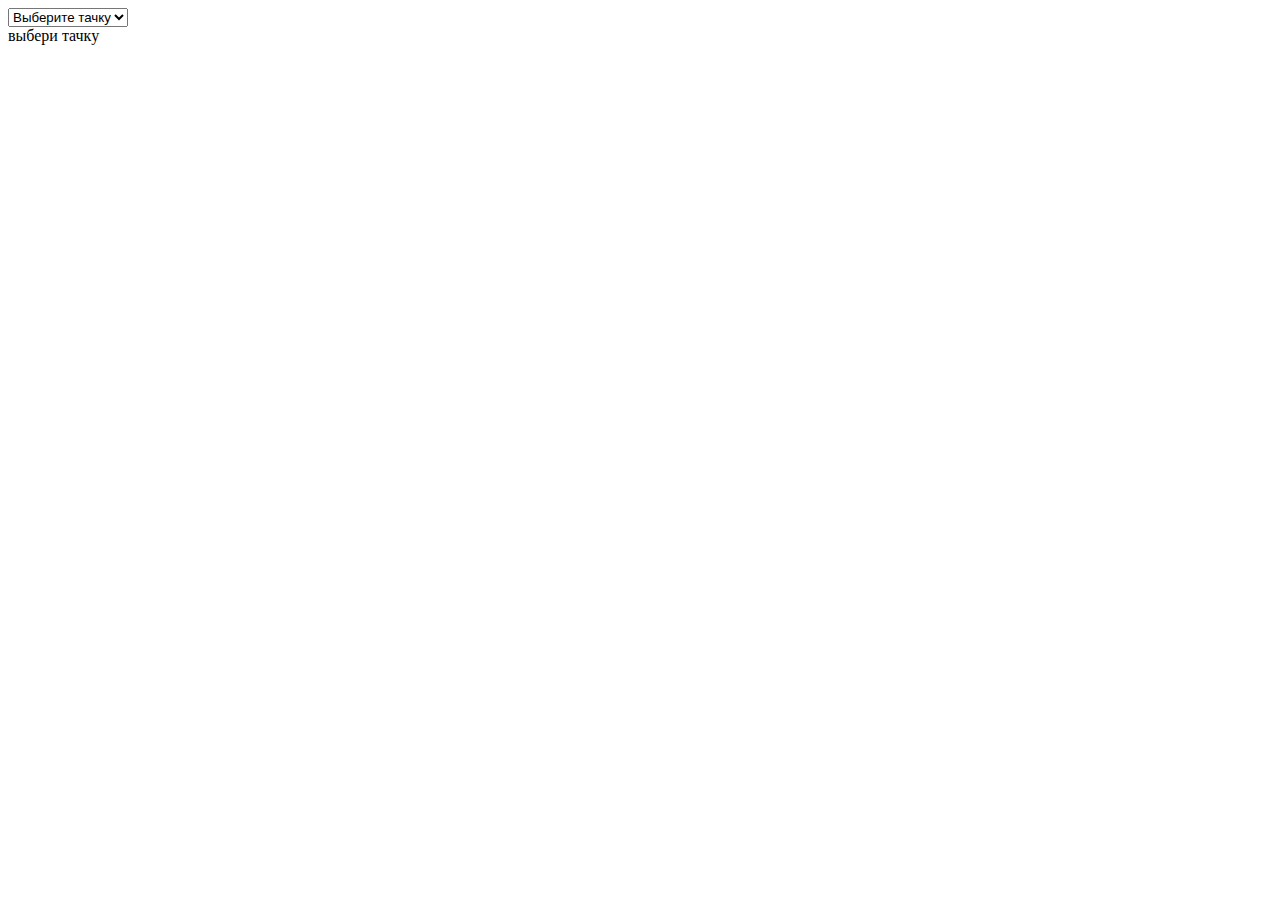
<file: ajax_car/index.html>
<!DOCTYPE html>
<html lang="en">

<head>
    <meta charset="UTF-8">
    <meta name="viewport" content="width=device-width, initial-scale=1.0">
    <meta http-equiv="X-UA-Compatible" content="ie=edge">
    <title>Document</title>
    <style>

    </style>
</head>

<body>

<select id="cars">
    <option value="no">Выберите тачку</option>
    <option value="bmw">bmw</option>
    <option value="volvo">volvo</option>
</select>

<div id="output">
    выбери тачку
</div>


<script src="script.js"></script>
</body>

</html>
</file>
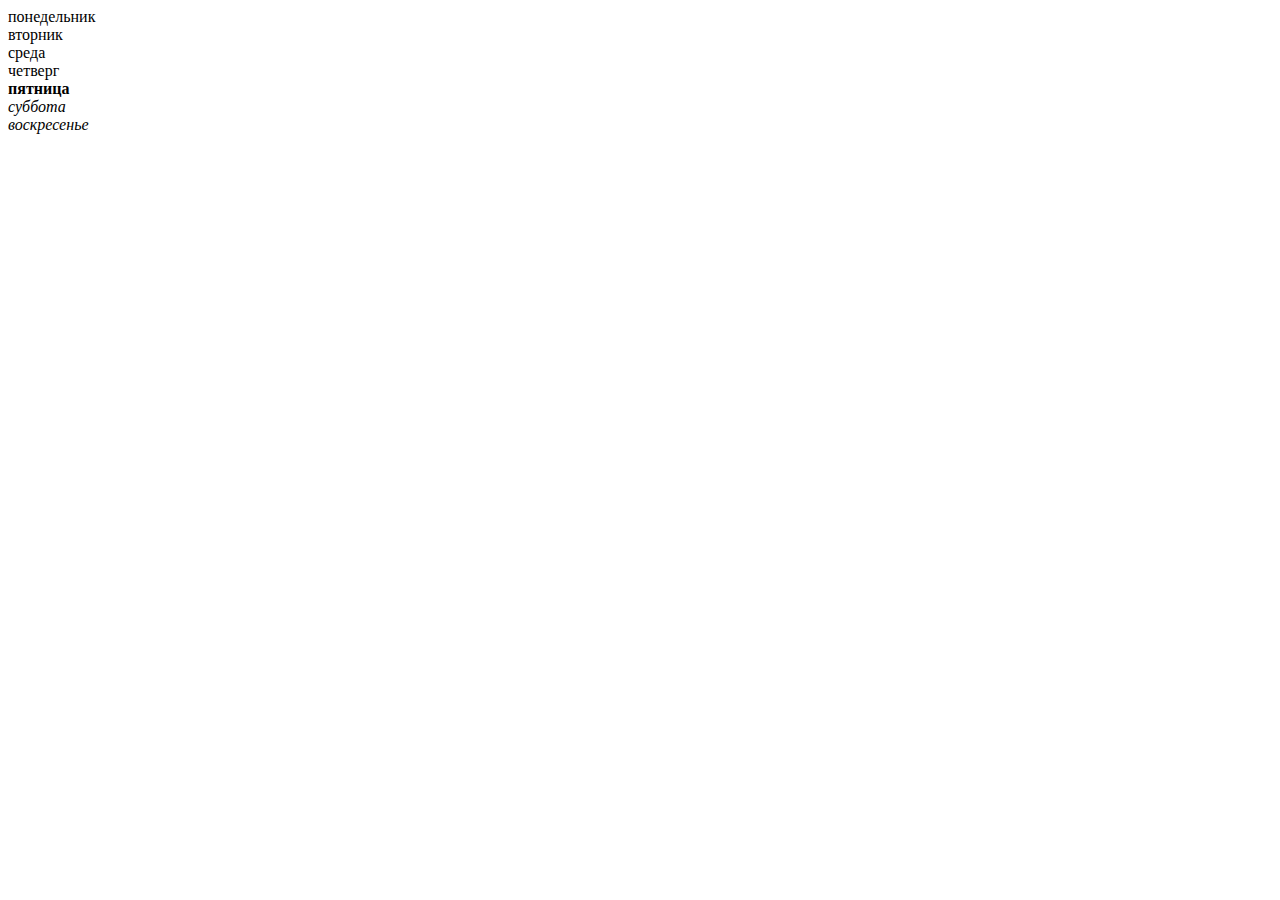
<file: lesson07/index.html>
<!DOCTYPE html>
<html lang="en">
<head>
    <meta charset="UTF-8">
    <meta http-equiv="X-UA-Compatible" content="IE=edge">
    <meta name="viewport" content="width=device-width, initial-scale=1.0">
    <title>Hard level of lesson 7</title>
</head>
<body>
    <script src="script.js"></script>
</body>
</html>
</file>
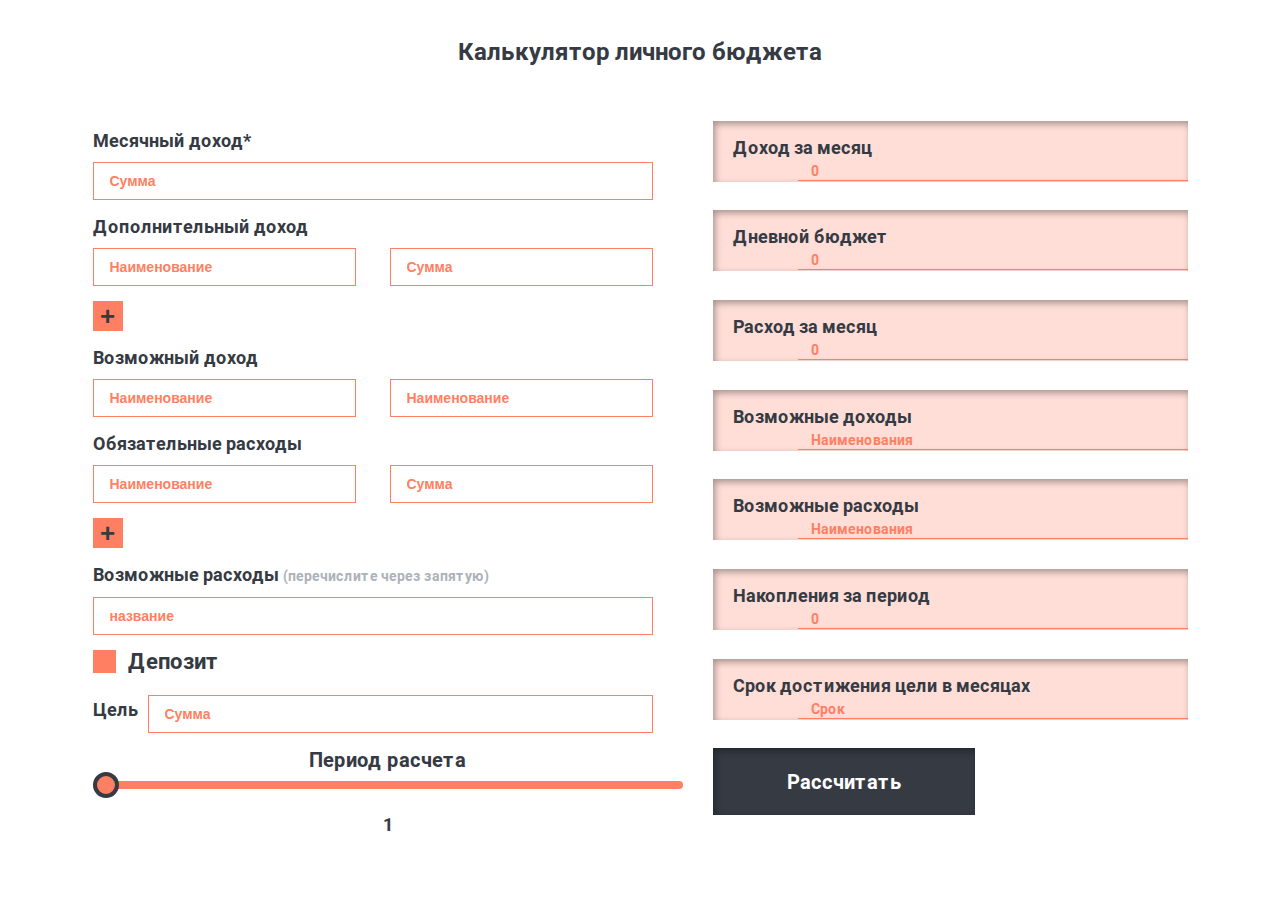
<file: lesson11/index.html>
<!doctype html>
<html lang="ru">
<head>
    <meta charset="UTF-8">
    <meta name="viewport"
        content="width=device-width, user-scalable=no, initial-scale=1.0, maximum-scale=1.0, minimum-scale=1.0">
    <meta http-equiv="X-UA-Compatible" content="ie=edge">
    <link rel="preload" href="./font/Roboto-Bold.woff2" as="font" type="font/woff2" crossorigin>
    <link rel="stylesheet" href="./css/style.min.css">

    <title>Калькулятор личного бюджета</title>
</head>
<body>
<h1>Калькулятор личного бюджета</h1>
<section class="main">

    <div class="calc">

        <div class="data">
            <div class="salary">
                <div class="salary-title title">Месячный доход*</div>
                <input type="text" class="salary-amount" placeholder="Сумма">
            </div>

            <div class="income">
                <div class="income-title title">Дополнительный доход</div>
                <div class="income-items">
                    <input type="text" class="income-title" placeholder="Наименование">
                    <input type="text" class="income-amount" placeholder="Сумма">
                </div>

                <button class="btn_plus income_add">+</button>
            </div>

            <div class="additional_income">
                <div class="additional_income-title title">Возможный доход</div>
                <input type="text" class="additional_income-item" placeholder="Наименование">
                <input type="text" class="additional_income-item" placeholder="Наименование">
            </div>

            <div class="expenses">
                <div class="expenses-title title">Обязательные расходы</div>
                <div class="expenses-items">
                    <input type="text" class="expenses-title" placeholder="Наименование">
                    <input type="text" class="expenses-amount" placeholder="Сумма">
                </div>

                <button class="btn_plus expenses_add">+</button>
            </div>
            <div class="additional_expenses">
                <div class="additional_expenses-title title">Возможные расходы <span>(перечислите через запятую)</span></div>
                <input type="text" class="additional_expenses-item" placeholder="название">

            </div>

            <div class="deposit">
                <label class="deposit-label title">Депозит
                    <input id="deposit-check" type="checkbox">
                    <span class="deposit-checkmark"></span>
                </label>
                <select class="deposit-bank">
                    <option value="">Процент</option>
                    <option value="4">Сбербанк</option>
                    <option value="5">Газпромбанк</option>
                    <option value="6">Тинькофф</option>
                    <option value="7">МТС Банк</option>
                    <option value="8">АбсолютБанк</option>
                    <option value="other">Другой</option>
                </select>
                <div class="deposit-calc">
                    <input type="text" class="deposit-amount" placeholder="Сумма">
                    <input type="text" class="deposit-percent" placeholder="Процент">
                </div>
            </div>

            <div class="target">
                <span class="target-title title">Цель</span>
                <input type="text" class="target-amount" placeholder="Сумма">
            </div>

            <div class="period">
                <div class="title period-title">Период расчета</div>
                <input class="period-select" type="range" step="1" min="1" max="12" value="1">
                <div class="title period-amount">1</div>
            </div>

        </div>

        <div class="result">
            <div class="result-budget_month">
                <span class="title">Доход за месяц</span>
                <input type="text" class="result-total budget_month-value" placeholder="0" disabled>
            </div>
            <div class="result-budget_day">
                <span class="title">Дневной бюджет</span>
                <input type="text" class="result-total budget_day-value" placeholder="0">
            </div>

            <div class="result-expenses_month">
                <span class="title">Расход за месяц</span>
                <input type="text" class="result-total expenses_month-value" placeholder="0" disabled>
            </div>
            <div class="result-additional_income">
                <span class="title">Возможные доходы</span>
                <input type="text" class="result-total additional_income-value" placeholder="Наименования" disabled>
            </div>
            <div class="result-additional_expenses">
                <span class="title">Возможные расходы</span>
                <input type="text" class="result-total additional_expenses-value" placeholder="Наименования" disabled>
            </div>

            <div class="result-income_period">
                <span class="title">Накопления за период</span>
                <input type="text" class="result-total income_period-value" placeholder="0" disabled>
            </div>
            <div class="result-target_month">
                <span class="title">Срок достижения цели в месяцах</span>
                <input type="text" class="result-total target_month-value" placeholder="Срок" disabled>
            </div>
            <div class="control">
                <button id="start">Рассчитать</button>
                <button id="cancel">Сбросить</button>
            </div>
        </div>


    </div>


</section>
<!--<script src="./script/oop.js"></script>-->
<script src="index.js"></script>
</body>
</html>
</file>
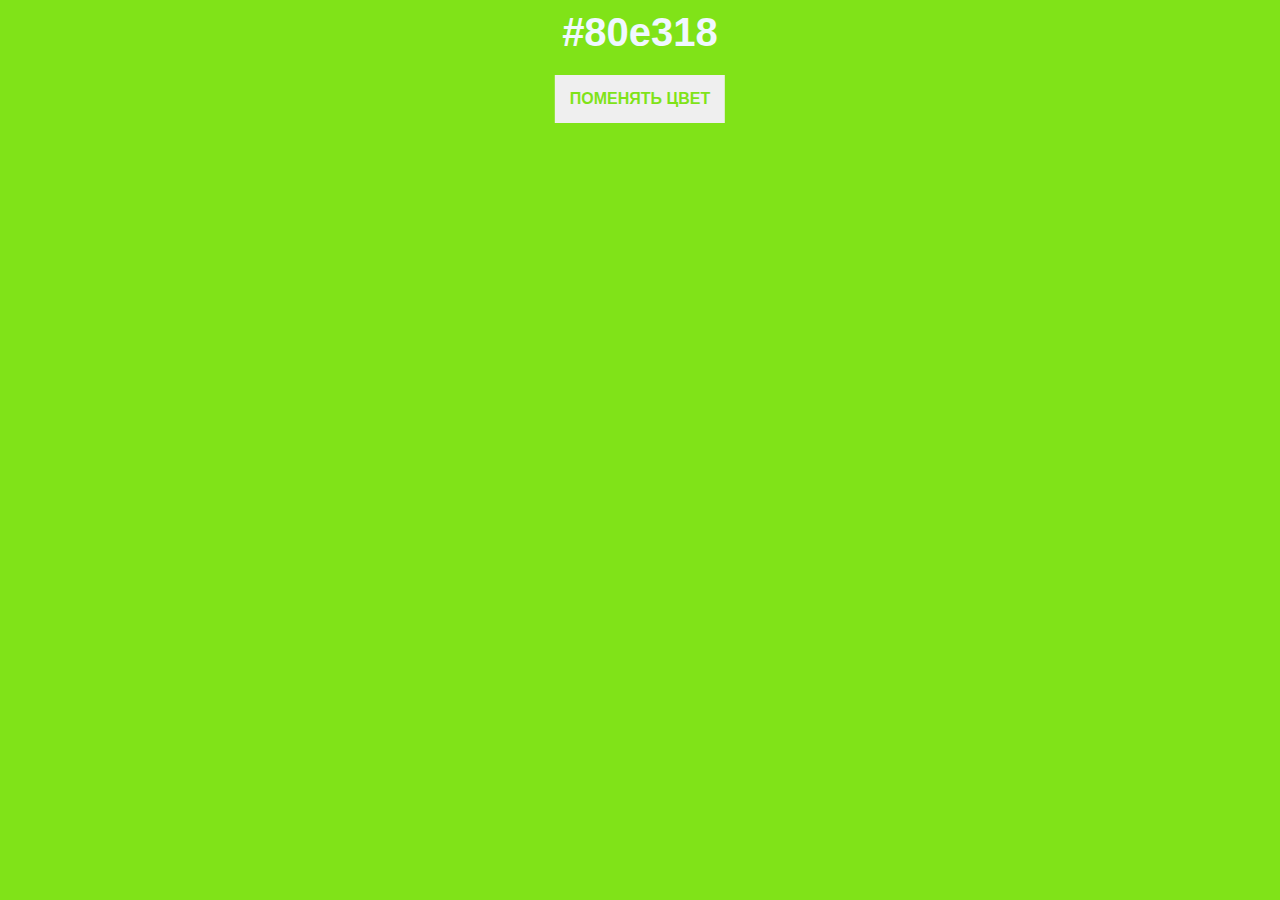
<file: lesson13/index.html>
<!DOCTYPE html>
<html lang="en">
<head>
    <meta charset="UTF-8">
    <meta http-equiv="X-UA-Compatible" content="IE=edge">
    <meta name="viewport" content="width=device-width, initial-scale=1.0">
    <title>Change background</title>
    <link rel="stylesheet" href="style.css">
</head>
<body>
    <h1 class="color-hex"></h1>

    <button class="change-color" type="button">Поменять цвет</button>

    <script src="script.js"></script>
</body>
</html>
</file>
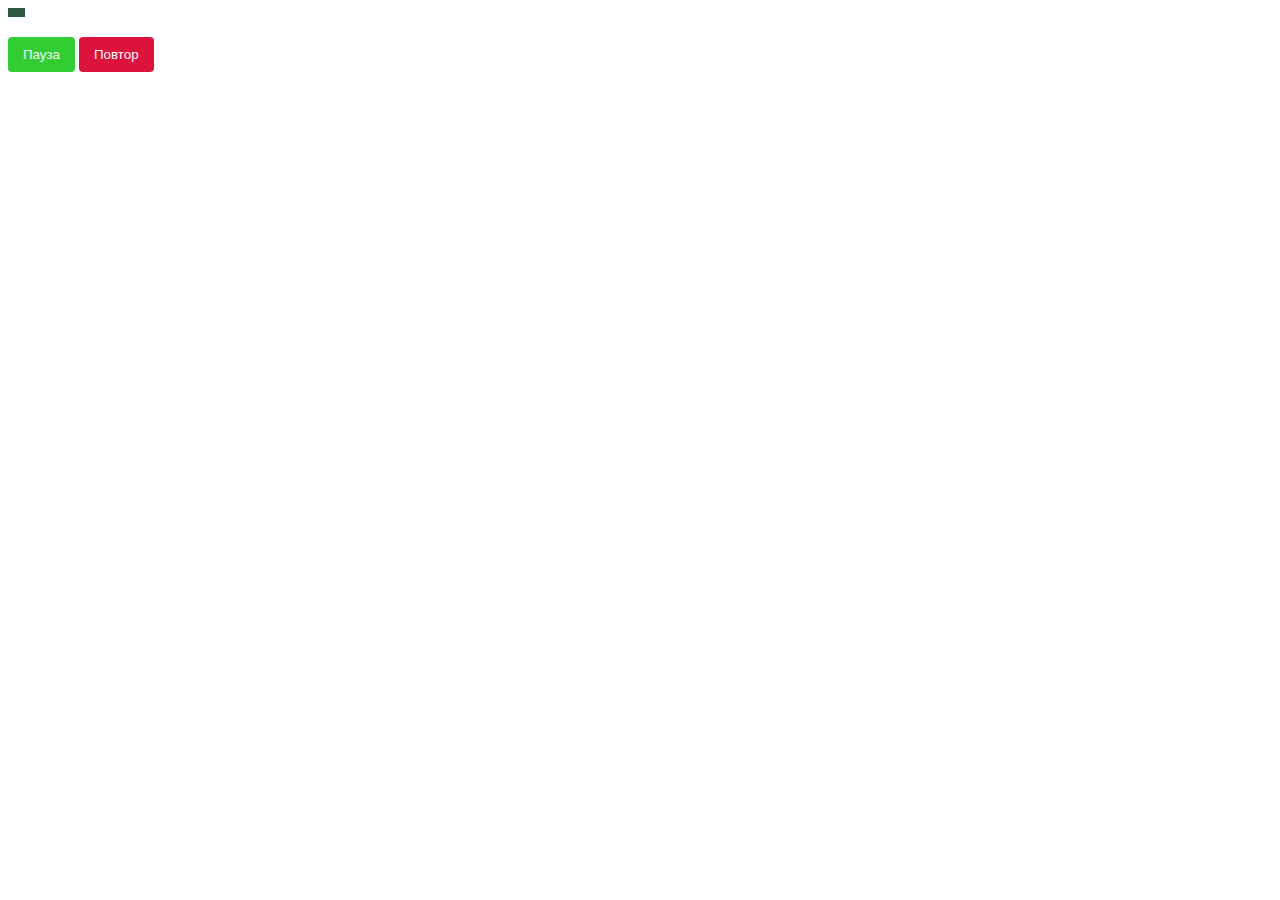
<file: lesson18/index.html>
<!DOCTYPE html>
<html lang="en">
<head>
    <meta charset="UTF-8">
    <meta http-equiv="X-UA-Compatible" content="IE=edge">
    <meta name="viewport" content="width=device-width, initial-scale=1.0">
    <title>Animation</title>
    <style type="text/css">
        button{
            border: none;
            border-radius: 4px;
            cursor: pointer;
            padding: 10px 15px;
            color: aliceblue;
        }
        .shape{
            width: 20px;
            height: 20px;
            background: deepskyblue;
            margin-bottom: 20px;
        }
        .pause{
            background: limegreen;          
        }
        .reset{
            background: crimson;
        }
    </style>
</head>
<body>

    <div class="shape"></div>
    <button class="pause" type="button">Пауза</button>
    <button class="reset" type="button">Повтор</button>

    <script src="script.js"></script>
</body>
</html>
</file>
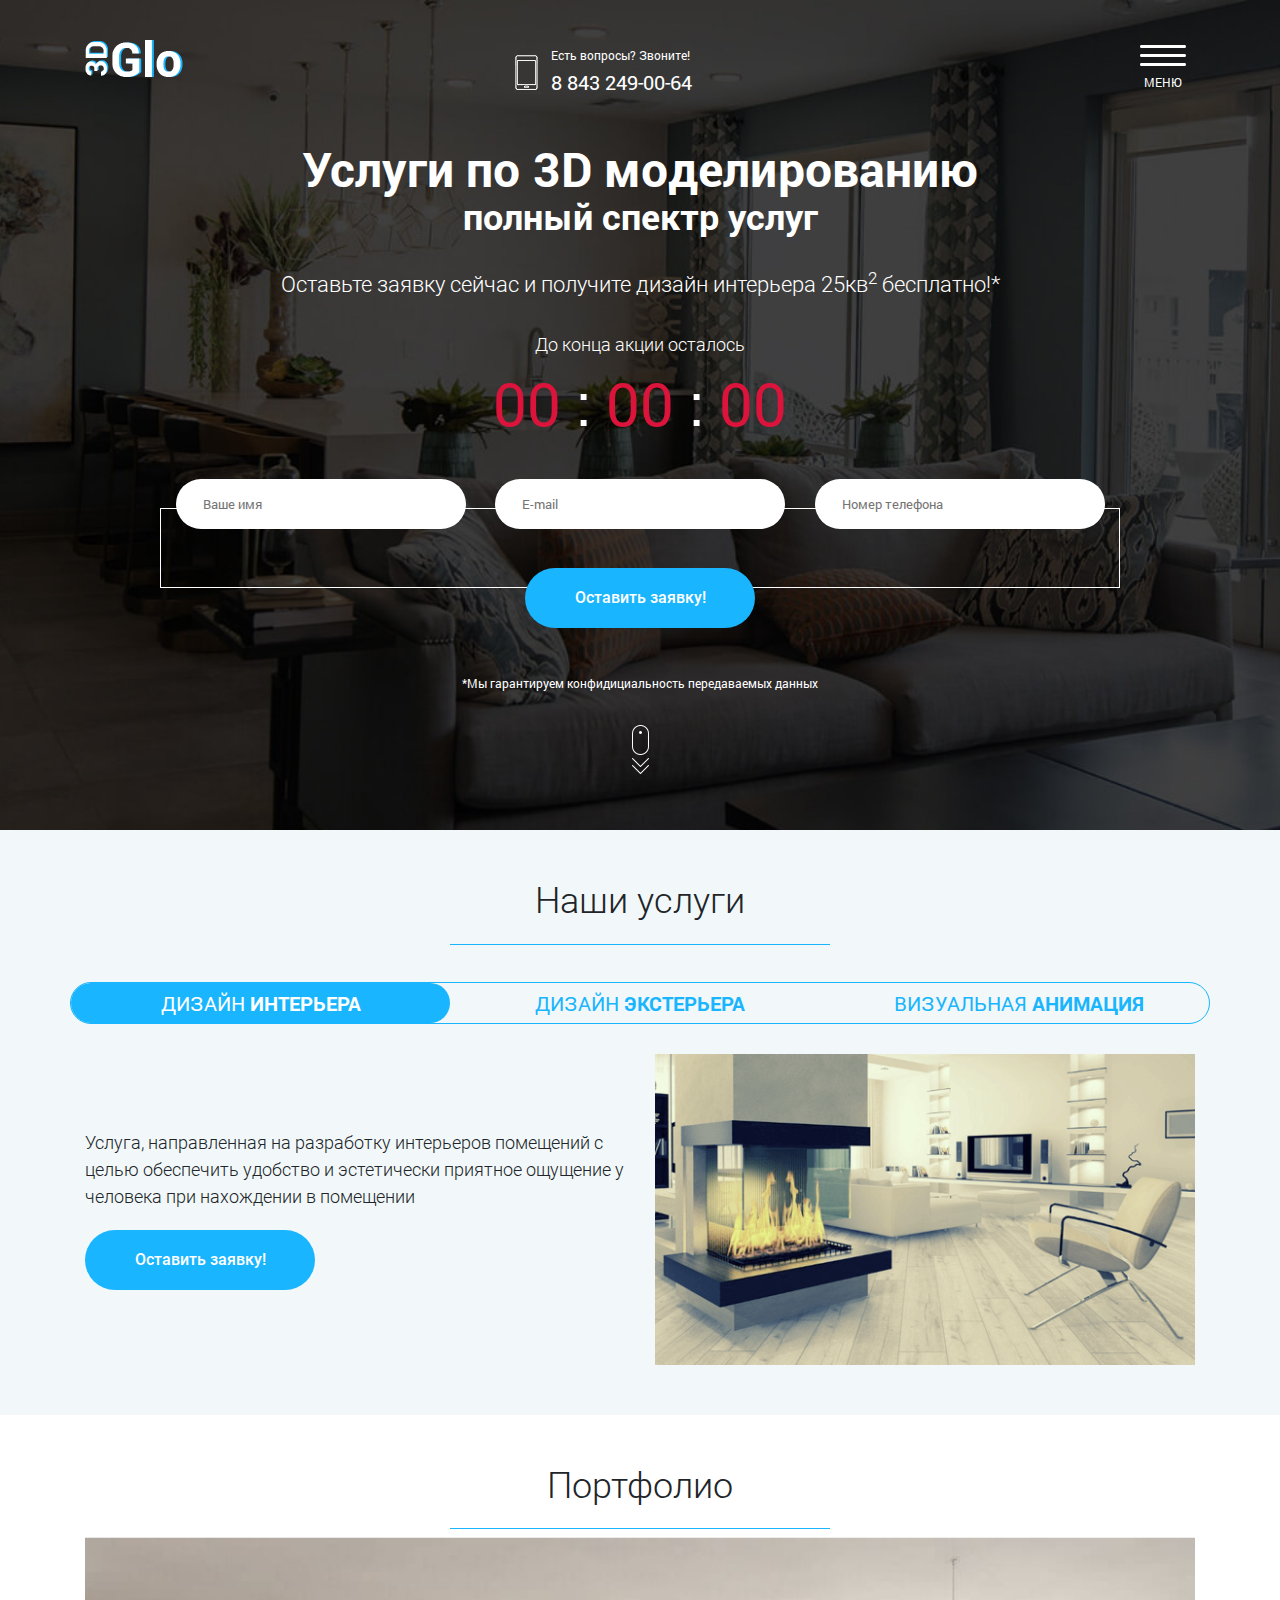
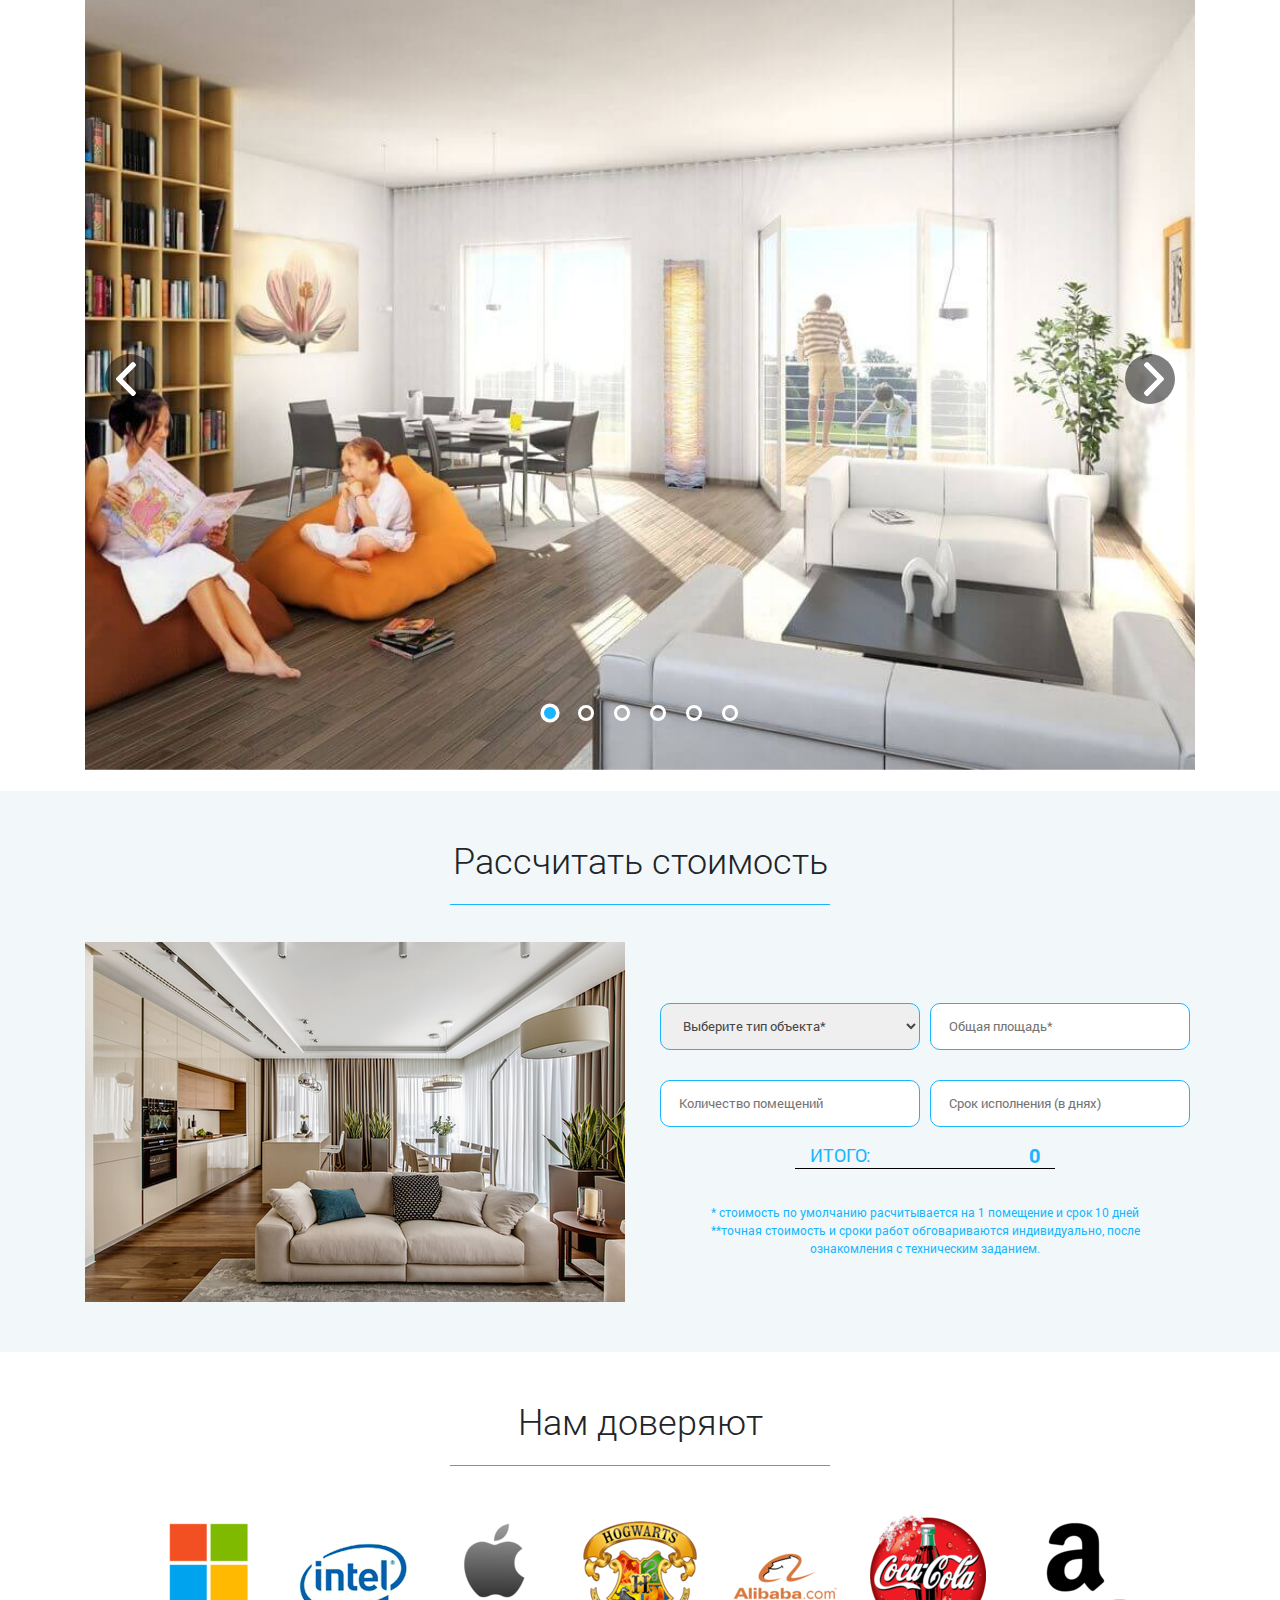
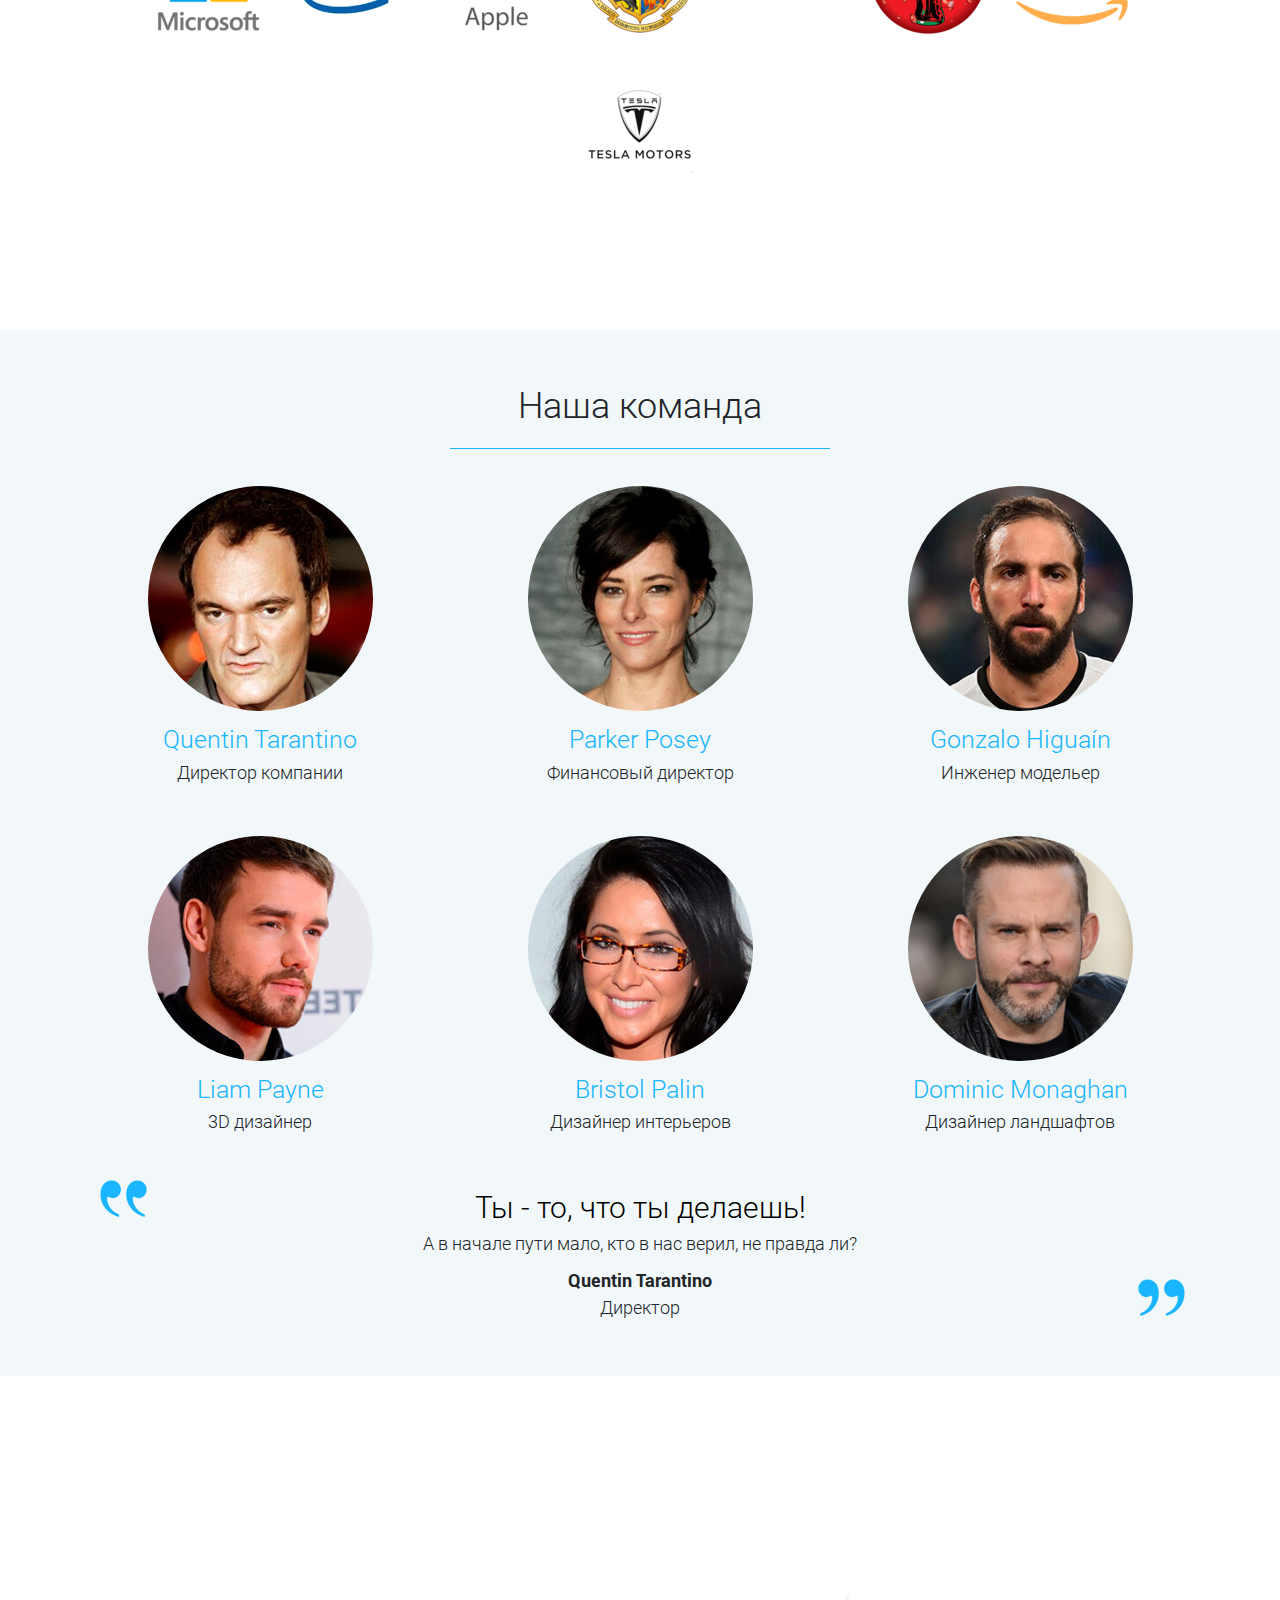
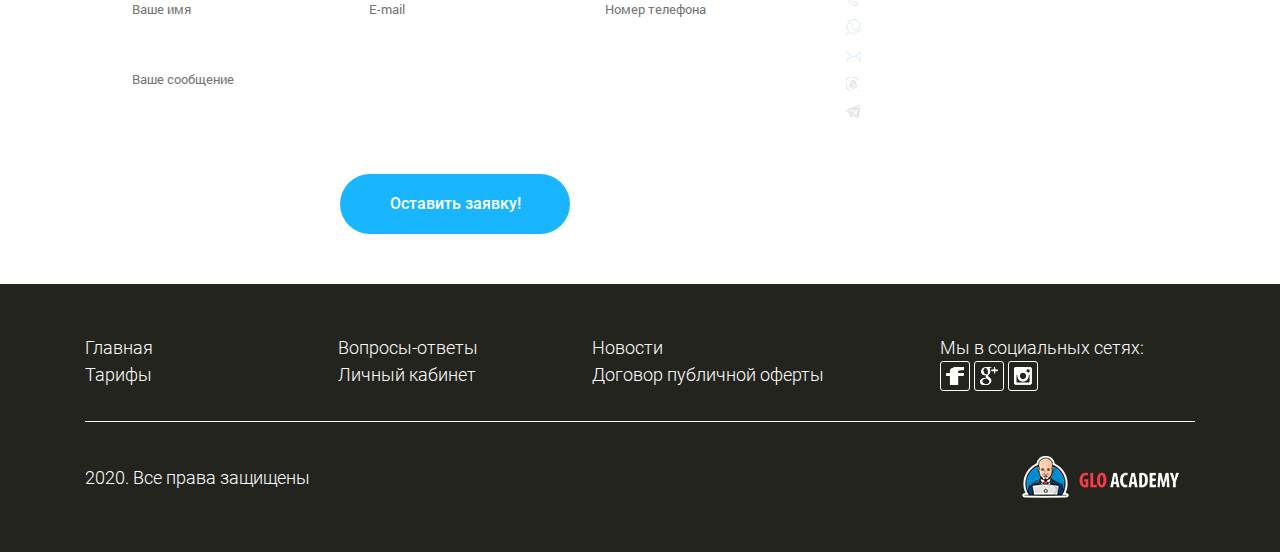
<file: lesson19/index.html>
<!DOCTYPE html>
<html lang="ru">

<head>
	<meta charset="UTF-8">
	<meta http-equiv="X-UA-Compatible" content="IE=edge">
	<meta name="viewport" content="width=device-width, initial-scale=1">
	<title>Услуги по 3D моделированию</title>
	<link rel="stylesheet" href="./css/bootstrap.min.css">
	<link rel="stylesheet" href="./css/style.min.css">
	<link rel="apple-touch-icon" sizes="180x180" href="./images/favicon/apple-touch-icon.png">
	<link rel="icon" type="image/png" sizes="32x32" href="./images/favicon/favicon-32x32.png">
	<link rel="icon" type="image/png" sizes="16x16" href="./images/favicon/favicon-16x16.png">
	<link rel="mask-icon" href="./images/favicon/safari-pinned-tab.svg" color="#5bbad5">
	<meta name="msapplication-TileColor" content="#b91d47">
	<meta name="theme-color" content="#ffffff">
</head>

<body>

<main>
	<header>
		<div class="container">
			<div class="row justify-content-between main-header">
				<div class="col-md-2 col-sm-4 col-4">
					<div class="logo">
						<img class="logo-img" src="images/3dglo.png" alt="...">

					</div>
				</div>
				<div class="col-md-4 col-md-offset-6 col-sm-4 col-sm-offset-2 col-5 col-offset-0">
					<div class="media phone-media">
						<div class="media-left media-middle">
							<img class="media-object" src="images/phone.svg" alt="...">
						</div>
						<div class="media-body">
							<small>Есть вопросы? Звоните!</small>
							<p class="phone">8 843 249-00-64</p>
						</div>
					</div>

				</div>
				<div class="col-md-1 col-sm-2 col-3">
					<div class="menu">
						<img src="images/menu.svg" alt=""><br>
						<small>Меню</small>
					</div>
				</div>
			</div>
		</div>
	</header>

	<h1>Услуги по 3D моделированию</h1>
	<h2>полный спектр услуг</h2>
	<div class="timer">
		<div class="timer-title">Оставьте заявку сейчас и получите дизайн интерьера 25кв<sup>2</sup> бесплатно!*
		</div>
		<div class="timer-action">
			До конца акции осталось
		</div>
		<div class="timer-numbers" id="timer">
			<span id="timer-hours">19</span>
			<span>:</span>
			<span id="timer-minutes">45</span>
			<span>:</span>
			<span id="timer-seconds">12</span>
		</div>
	</div>
	<form id="form1" name="user_form" class="main-form">
		<div class="main-form-input container">
			<div class="row">
				<div class="col-12 col-lg-4">
					<input type="text" class="form-name" id="form1-name" name="user_name" placeholder="Ваше имя" required>
				</div>
				<div class="col-12 col-lg-4">
					<input type="email" class="form-email" id="form1-email" name="user_email" placeholder="E-mail">
				</div>
				<div class="col-12 col-lg-4">
					<input type="tel" class="form-phone" id="form1-phone" name="user_phone" placeholder="Номер телефона" required>
				</div>
			</div>
		</div>
		<div class="container">
			<div class="row justify-content-center">
				<button class="btn form-btn" type="submit">Оставить заявку!</button>
			</div>
		</div>
	</form>
	<small>*Мы гарантируем конфидициальность передаваемых данных</small>
	<br>
	<a href="#service-block"><img src="images/scroll.svg" alt=""></a>
</main>


<menu>
	<a class="close-btn" href="#close">&times;</a>
	<ul>
		<li><a href="#service-block">Наши услуги</a></li>
		<li><a href="#portfolio">Портфолио</a></li>
		<li><a href="#calc">Калькулятор стоимости</a></li>
		<li><a href="#command">Наша команда</a></li>
		<li><a href="#connect">Остались вопросы?</a></li>
	</ul>
</menu>


<div id="service-block" class="service">
	<div class="container">
		<h2>Наши услуги</h2>
		<div class="underline"></div>
		<div class="row service-header">
			<div class="col-12 col-lg-4 service-header-tab active">Дизайн <span>интерьера</span></div>
			<div class="col-12 col-lg-4 service-header-tab">Дизайн <span>экстерьера</span></div>
			<div class="col-12 col-lg-4 service-header-tab">Визуальная <span>анимация</span></div>
		</div>

		<div class="service-tab row">
			<div class="service-outer col-md-6 col-sm-6 col-12">
				<div class="service-inner">
					<div class="service-text">
						<p>Услуга, направленная на разработку интерьеров помещений с целью обеспечить удобство и
							эстетически приятное ощущение у человека при нахождении в помещении</p>
						<button class="btn form-btn popup-btn">Оставить заявку!</button>
					</div>
				</div>
			</div>
			<div class="col-md-6 col-sm-6">
				<img src="images/service/service-1.png" alt="">
			</div>
		</div>


		<div class="service-tab row d-none">
			<div class="col-md-6 col-sm-6">
				<img src="images/service/service-2.png" alt="">
			</div>
			<div class="service-outer col-md-6 col-sm-6 col-12">
				<div class="service-inner">
					<p>Услуга, направленная на разработку дизайна прилегающих элементов зданий, а также дизайн самих
						зданий, позволяющая обеспечить удобство людей при нахождении на территории</p>
					<button class="btn form-btn popup-btn">Оставить заявку!</button>

				</div>
			</div>

		</div>


		<div class="service-tab row d-none">
			<div class="service-outer col-md-6 col-sm-6 col-12">
				<div class="service-inner">
					<p>Услуга, направленная на разработку дизайна с анимацией, дизайн интерьера и экстерьера</p>
					<button class="btn form-btn popup-btn">Оставить заявку!</button>

				</div>
			</div>
			<div class="col-md-6 col-sm-6">
				<img src="images/service/service-3.png" alt="">
			</div>
		</div>


	</div>
</div>

<div id="portfolio" class="portfolio">
	<div class="container">
		<h2>Портфолио</h2>
		<div class="underline"></div>
		<ul class="portfolio-content" id="all-progects">
			<li class="portfolio-item portfolio-item-active"><img src="images/portfilio/portfolio-01.jpg"
																														alt="portfolio"></li>
			<li class="portfolio-item"><img src="images/portfilio/portfolio-04.jpg" alt="portfolio"></li>
			<li class="portfolio-item"><img src="images/portfilio/portfolio-06.jpg" alt="portfolio"></li>
			<li class="portfolio-item"><img src="images/portfilio/portfolio-07.jpg" alt="portfolio"></li>
			<li class="portfolio-item"><img src="images/portfilio/portfolio-08.jpg" alt="portfolio"></li>
			<li class="portfolio-item"><img src="images/portfilio/portfolio-10.jpg" alt="portfolio"></li>
			<a href="#" class="portfolio-btn prev" id="arrow-left"></a>
			<a href="#" class="portfolio-btn next" id="arrow-right"></a>
			<ul class="portfolio-dots">
				<li class="dot dot-active"></li>
				<li class="dot"></li>
				<li class="dot"></li>
				<li class="dot"></li>
				<li class="dot"></li>
				<li class="dot"></li>
			</ul>
		</ul>
	</div>
</div>

<div id="calc" class="calc">
	<div class="container">
		<h2>Рассчитать стоимость</h2>
		<div class="underline"></div>
		<div class="row">
			<div class="col-lg-6 d-none d-lg-block flex">
				<img src="images/calc/flat.jpg" alt="Офис">
			</div>
			<div class="col-lg-6 col-12 flex">
				<div class="calc-block">
					<select class="calc-item calc-type" required>
						<option class="calc-option-title" value="">Выберите тип объекта*</option>
						<option value="1">Интерьер Квартиры</option>
						<option value="1.4">Интерьер Частного дома</option>
						<option value="2">Интерьер Офиса</option>
					</select>
					<input type="text" min="1" step="1" class="calc-item calc-square"
								 placeholder="Общая площадь*">
					<input type="text" min="1" step="1" class="calc-item calc-count"
								 placeholder="Количество помещений">
					<input type="text" min="1" step="1" class="calc-item calc-day"
								 placeholder="Срок исполнения (в днях)">
					<div class="calc-total">ИТОГО: <span id="total">0</span></div>
					<div class="calc-mini">* стоимость по умолчанию расчитывается на 1 помещение и срок 10 дней <br>
						**точная стоимость и сроки работ обговариваются индивидуально, после
						ознакомления с техническим заданием.
					</div>
				</div>

			</div>
		</div>
	</div>
</div>

<div id="companies" class="companies">
	<div class="container">
		<h2>Нам доверяют</h2>
		<div class="underline"></div>
		<div class="companies-wrapper">
			<div class="companies-hor">
				<div class="companies-hor-item"><img src="images/companies/companies-1.png" alt=""></div>
				<div class="companies-hor-item"><img src="images/companies/companies-2.png" alt=""></div>
				<div class="companies-hor-item"><img src="images/companies/companies-3.png" alt=""></div>
				<div class="companies-hor-item"><img src="images/companies/companies-4.png" alt=""></div>
				<div class="companies-hor-item"><img src="images/companies/companies-5.png" alt=""></div>
				<div class="companies-hor-item"><img src="images/companies/companies-6.png" alt=""></div>
				<div class="companies-hor-item"><img src="images/companies/companies-7.png" alt=""></div>
				<div class="companies-hor-item"><img src="images/companies/companies-8.png" alt=""></div>
			</div>
		</div>
	</div>
</div>

<div id="command" class="command">
	<div class="container">
		<h2>Наша команда</h2>
		<div class="underline"></div>
		<div class="row">
			<div class="col-md-4 col-sm-6 col-12">
				<img class="command__photo" src="images/command/command-1.jpg"
						 data-img="images/command/command-1a.jpg" alt="">
				<div class="description">Quentin Tarantino</div>
				<p>Директор компании</p>
			</div>
			<div class="col-md-4 col-sm-6 col-12">
				<img class="command__photo" src="images/command/command-2.jpg"
						 data-img="images/command/command-2a.jpg" alt="">
				<div class="description">Parker Posey</div>
				<p>Финансовый директор</p>
			</div>
			<div class="col-md-4 col-sm-6 col-12">
				<img class="command__photo" src="images/command/command-3.jpg"
						 data-img="images/command/command-3a.jpg" alt="">
				<div class="description">Gonzalo Higuaín</div>
				<p>Инженер модельер</p>
			</div>
			<div class="col-md-4 col-sm-6 col-12">
				<img class="command__photo" src="images/command/command-4.jpg"
						 data-img="images/command/command-4a.jpg" alt="">
				<div class="description">Liam Payne</div>
				<p>3D дизайнер</p>
			</div>
			<div class="col-md-4 col-sm-6 col-12">
				<img class="command__photo" src="images/command/command-5.jpg"
						 data-img="images/command/command-5a.jpg" alt="">
				<div class="description">Bristol Palin</div>
				<p>Дизайнер интерьеров</p>
			</div>
			<div class="col-md-4 col-sm-6 col-12">
				<img class="command__photo" src="images/command/command-6.jpg"
						 data-img="images/command/command-6a.jpg" alt="">
				<div class="description">Dominic Monaghan</div>
				<p>Дизайнер ландшафтов</p>
			</div>
		</div>
		<div class="quote">
			<img class="cov-left" src="images/command/cov-1.png" alt="">
			<div class="description">Ты - то, что ты делаешь!</div>
			<p>А в начале пути мало, кто в нас верил, не правда ли?</p>
			<span>Quentin Tarantino</span>
			<p>Директор</p>
			<img class="cov-right" src="images/command/cov-2.png" alt="">
		</div>
	</div>
</div>

<div id="connect" class="connect">
	<div class="container">
		<h2>Остались вопросы?</h2>
		<div class="underline"></div>
		<div class="description">Задайте их в форме ниже и наши специалисты свяжуться с Вами!</div>
		<div class="row">
			<div class="col-md-8 col-sm-8 col-12">
				<form id="form2" name="user_form" class="footer-form">
					<div class="footer-form-input">
						<div class="row">
							<div class="col-md-4 col-md-offset-0 col-sm-12 col-sm-offset-0">
								<input class="top-form" id="form2-name" type="text" name="user_name"
											 placeholder="Ваше имя" required>
							</div>
							<div class="col-md-4 col-md-offset-0 col-sm-12 col-sm-offset-0">
								<input class="top-form form-email" id="form2-email" type="email" name="user_email"
											 placeholder="E-mail">
							</div>
							<div class="col-md-4 col-md-offset-0 col-sm-12 col-sm-offset-0">
								<input class="top-form form-phone" id="form2-phone" type="tel" name="user_phone"
											 placeholder="Номер телефона" required>
							</div>
							<div class="col-md-12 col-sm-12 col-12">
								<input class="mess" id="form2-message" name="user_message"
											 placeholder="Ваше сообщение">
							</div>
						</div>
					</div>

					<div class="justify-content-center">
						<div>
							<button class="btn form-btn" type="submit">Оставить заявку!</button>
						</div>
					</div>
				</form>
			</div>

			<div class="col-md-4 col-sm-4 col-12">
				<div class="connect-adress">
					<img src="images/connect/phone.svg" alt="">
					<p>+ 7 843 249 00 64</p>
				</div>
				<div class="connect-adress">
					<img src="images/connect/whatsapp.svg" alt="">
					<p>+ 7 843 249 00 64</p>
				</div>
				<div class="connect-adress">
					<img src="images/connect/letter.svg" alt="">
					<p>manager@glo-academy.ru</p>
				</div>
				<div class="connect-adress">
					<img src="images/connect/skype.svg" alt="">
					<p>skype: glo-academy</p>
				</div>
				<div class="connect-adress">
					<img src="images/connect/tele.svg" alt="">
					<p>telegram: glo-academy</p>
				</div>
				<p>График работы: с 9-00 до 18-00. Пн.-Пт.</p>
			</div>
		</div>
	</div>
</div>

<footer>
	<div class="container">
		<div class="row justify-content-between">
			<div class="col-md-2 col-sm-2 col-12">
				<a href="#">Главная</a><br>
				<a href="#">Тарифы</a><br>
			</div>
			<div class="col-md-2 col-sm-3 col-12">
				<a href="#">Вопросы-ответы</a><br>
				<a href="#">Личный кабинет</a><br>
			</div>
			<div class="col-md-3 col-sm-4 col-12">
				<a href="#">Новости</a><br>
				<a href="#">Договор публичной оферты</a><br>
			</div>
			<div class="col-md-3 col-md-offset-2 col-sm-3 col-sm-offset-0 col-12 col-offset-0">
				<p>Мы в социальных сетях:</p>
				<a href=""><img src="images/footer/face.svg" alt=""></a>
				<a href=""><img src="images/footer/google.svg" alt=""></a>
				<a href=""><img src="images/footer/insta.svg" alt=""></a>
			</div>
		</div>
		<div class="line"></div>
		<div class="row">
			<div class="col-md-6 col-sm-6 col-12 d-flex align-items-center">
				<p>2020. Все права защищены</p>
			</div>
			<div class="col-md-6 col-sm-6 col-12 web">
				<img src="./images/footer/academy.png" alt="">
			</div>
		</div>
	</div>
</footer>

<div class="popup">
	<div class="popup-content">
		<button class="popup-close">&times;</button>
		<div class="main-form">
			<h3>Введите свои данные для связи с нами!</h3>
			<form id="form3" name="user_form">
				<div>
					<input type="text" class="form-name" id="form3-name" name="user_name" placeholder="Ваше имя"
								 required>
				</div>
				<div>
					<input type="tel" class="form-phone" id="form3-phone" name="user_phone"
								 placeholder="Ваш номер телефона" required>
				</div>
				<div>
					<input type="email" class="form-email" id="form3-email" name="user_email"
								 placeholder="Ваш E-mail">
				</div>
				<button class="btn form-btn" type="submit">Оставить заявку!</button>
			</form>
		</div>
	</div>
</div>

<script src="scripts/script.js"></script>
</body>
</html>
</file>
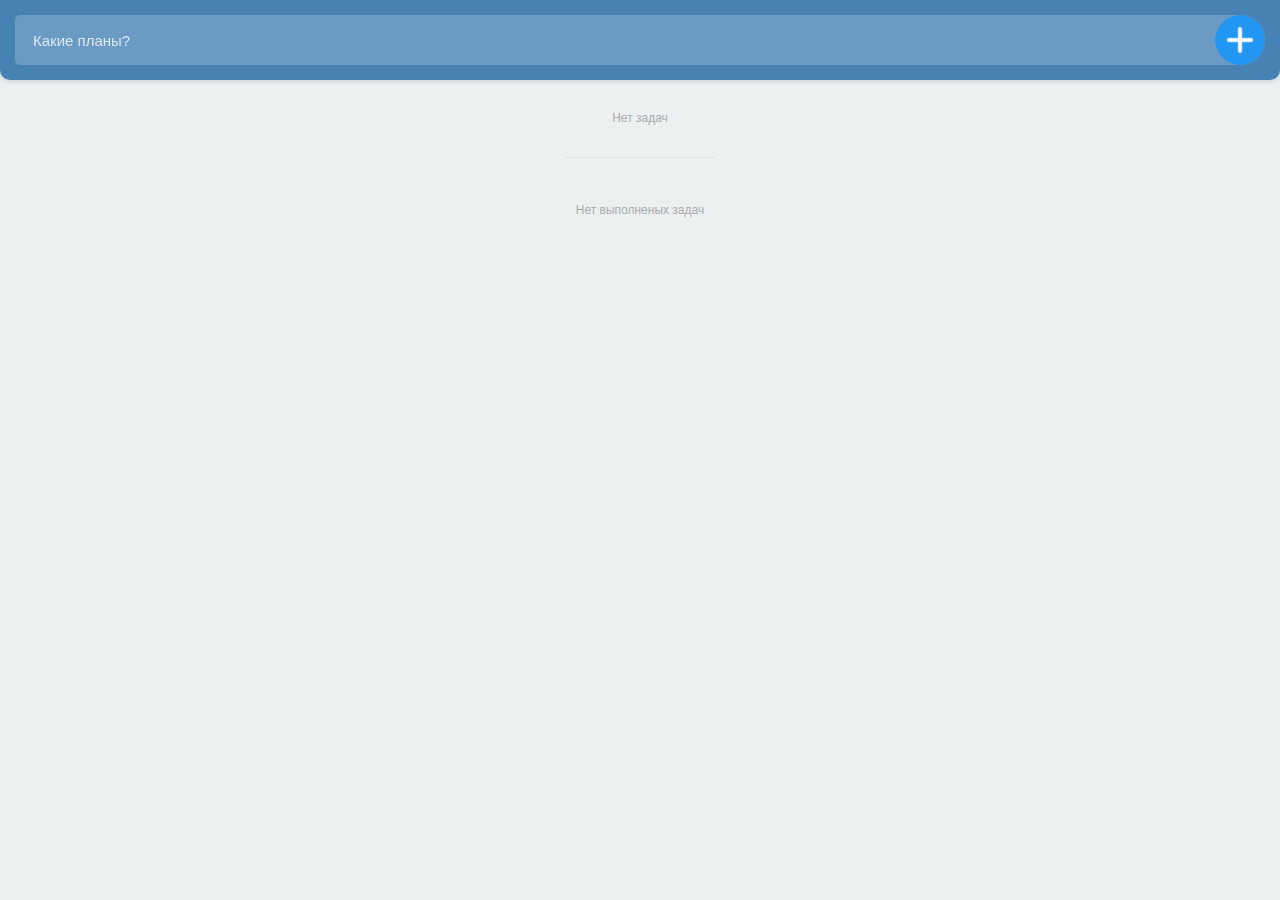
<file: lesson22/index.html>
<!doctype html>
<html lang="ru">

<head>
	<meta charset="UTF-8">
	<meta name="viewport"
		content="width=device-width, user-scalable=no, initial-scale=1.0, maximum-scale=1.0, minimum-scale=1.0">
	<meta http-equiv="X-UA-Compatible" content="ie=edge">
	<title>ToDo</title>

	<link rel="stylesheet" type="text/css" href="css/normalize.css">
	<link rel="stylesheet" type="text/css" href="css/style.css">
	<script src="js/script.js" defer></script>
</head>

<body>

	<header class="header">
		<form class="todo-control">
			<label><input class="header-input" type="text" placeholder="Какие планы?"></label>
			<button class="header-button" id="add"></button>
		</form>
	</header>

	<div class="todo-container">

		<ul class="todo todo-list" id="todo">
			<!-- <li class="todo-item">
				<span class="text-todo">Купить МиниКупер</span>
				<div class="todo-buttons">
					<button class="todo-remove"></button>
					<button class="todo-complete"></button>
				</div>
			</li> -->
			<!-- <li class="todo-item">
				<span class="text-todo">Выполнить усложненное задание</span>
				<div class="todo-buttons">
					<button class="todo-edit"></button>
					<button class="todo-remove"></button>
					<button class="todo-complete"></button>
				</div>
			</li> -->
		</ul>

		<ul class="todo todo-completed" id="completed">
			<!-- <li class="todo-item">
				<span class="text-todo">Продать Мазду</span>
				<div class="todo-buttons">
					<button class="todo-remove"></button>
					<button class="todo-complete"></button>
				</div>
			</li> -->
		</ul>
	</div>

</body>

</html>
</file>
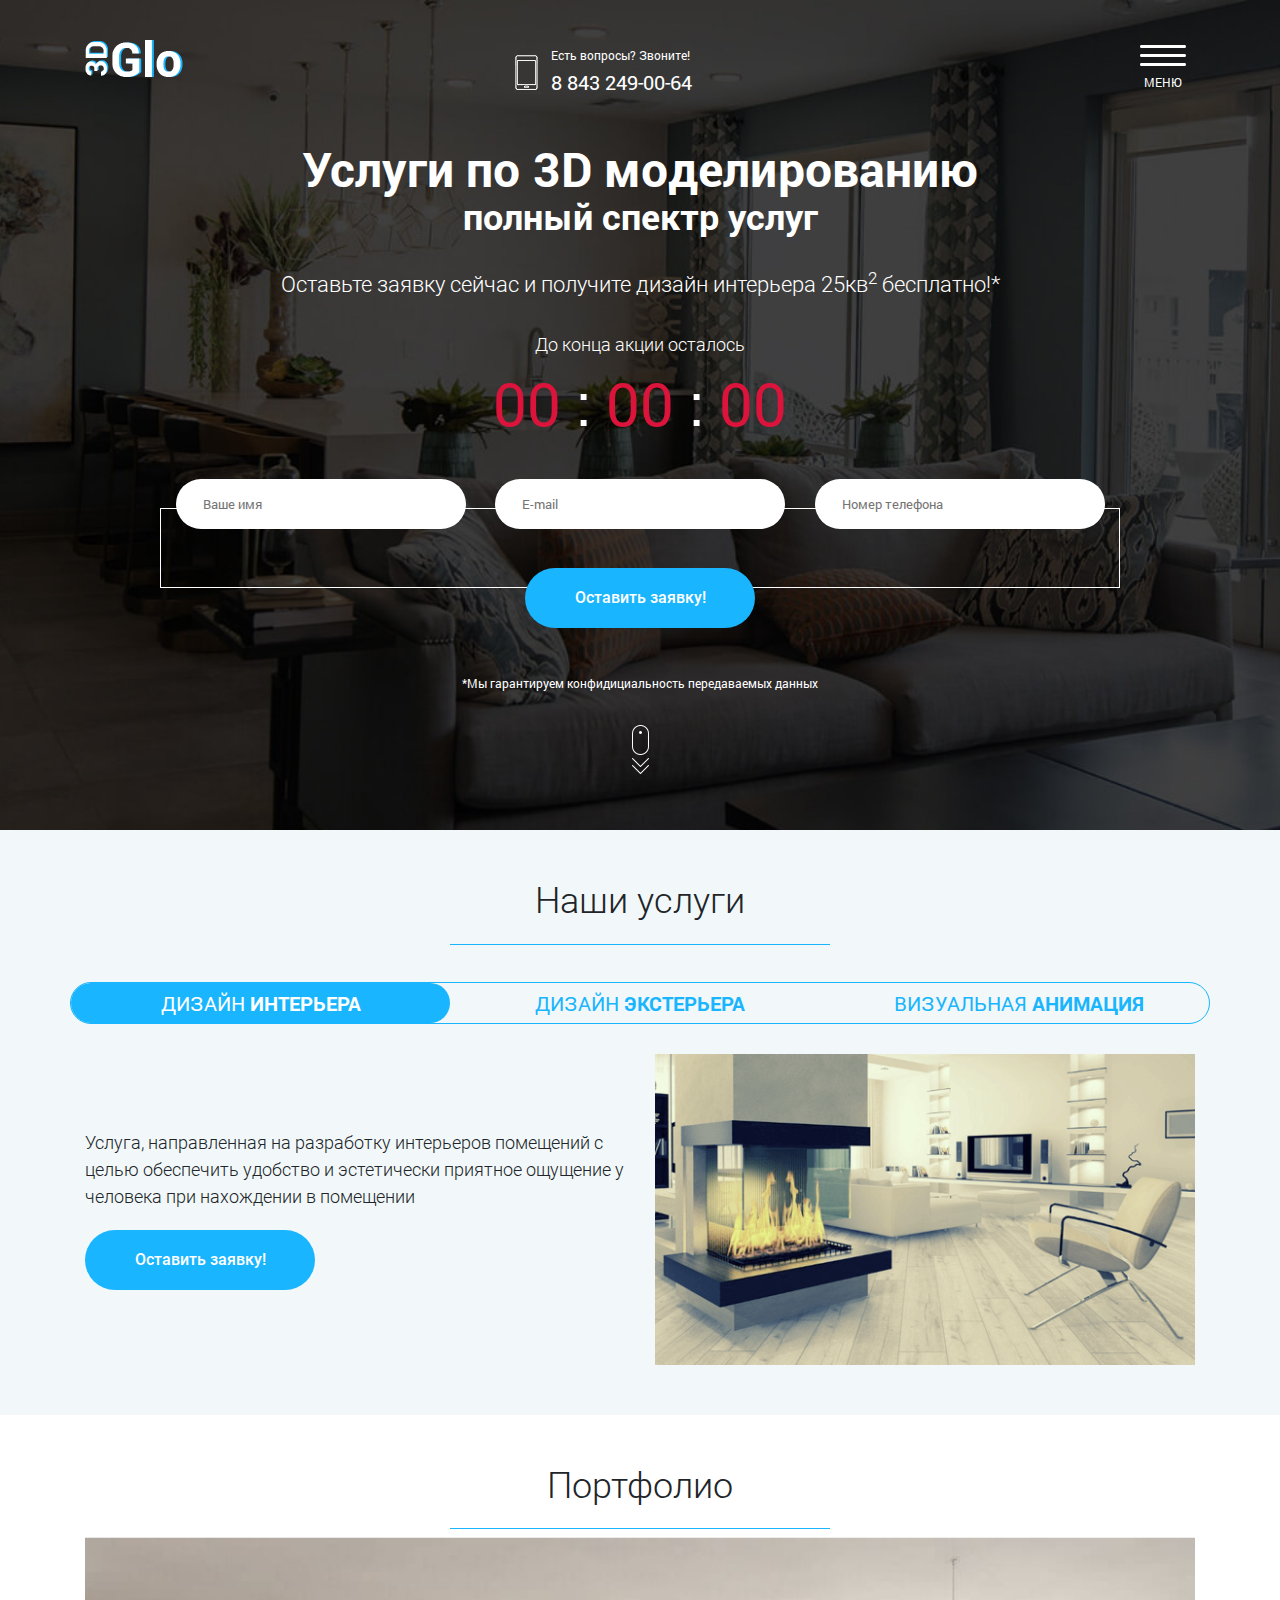
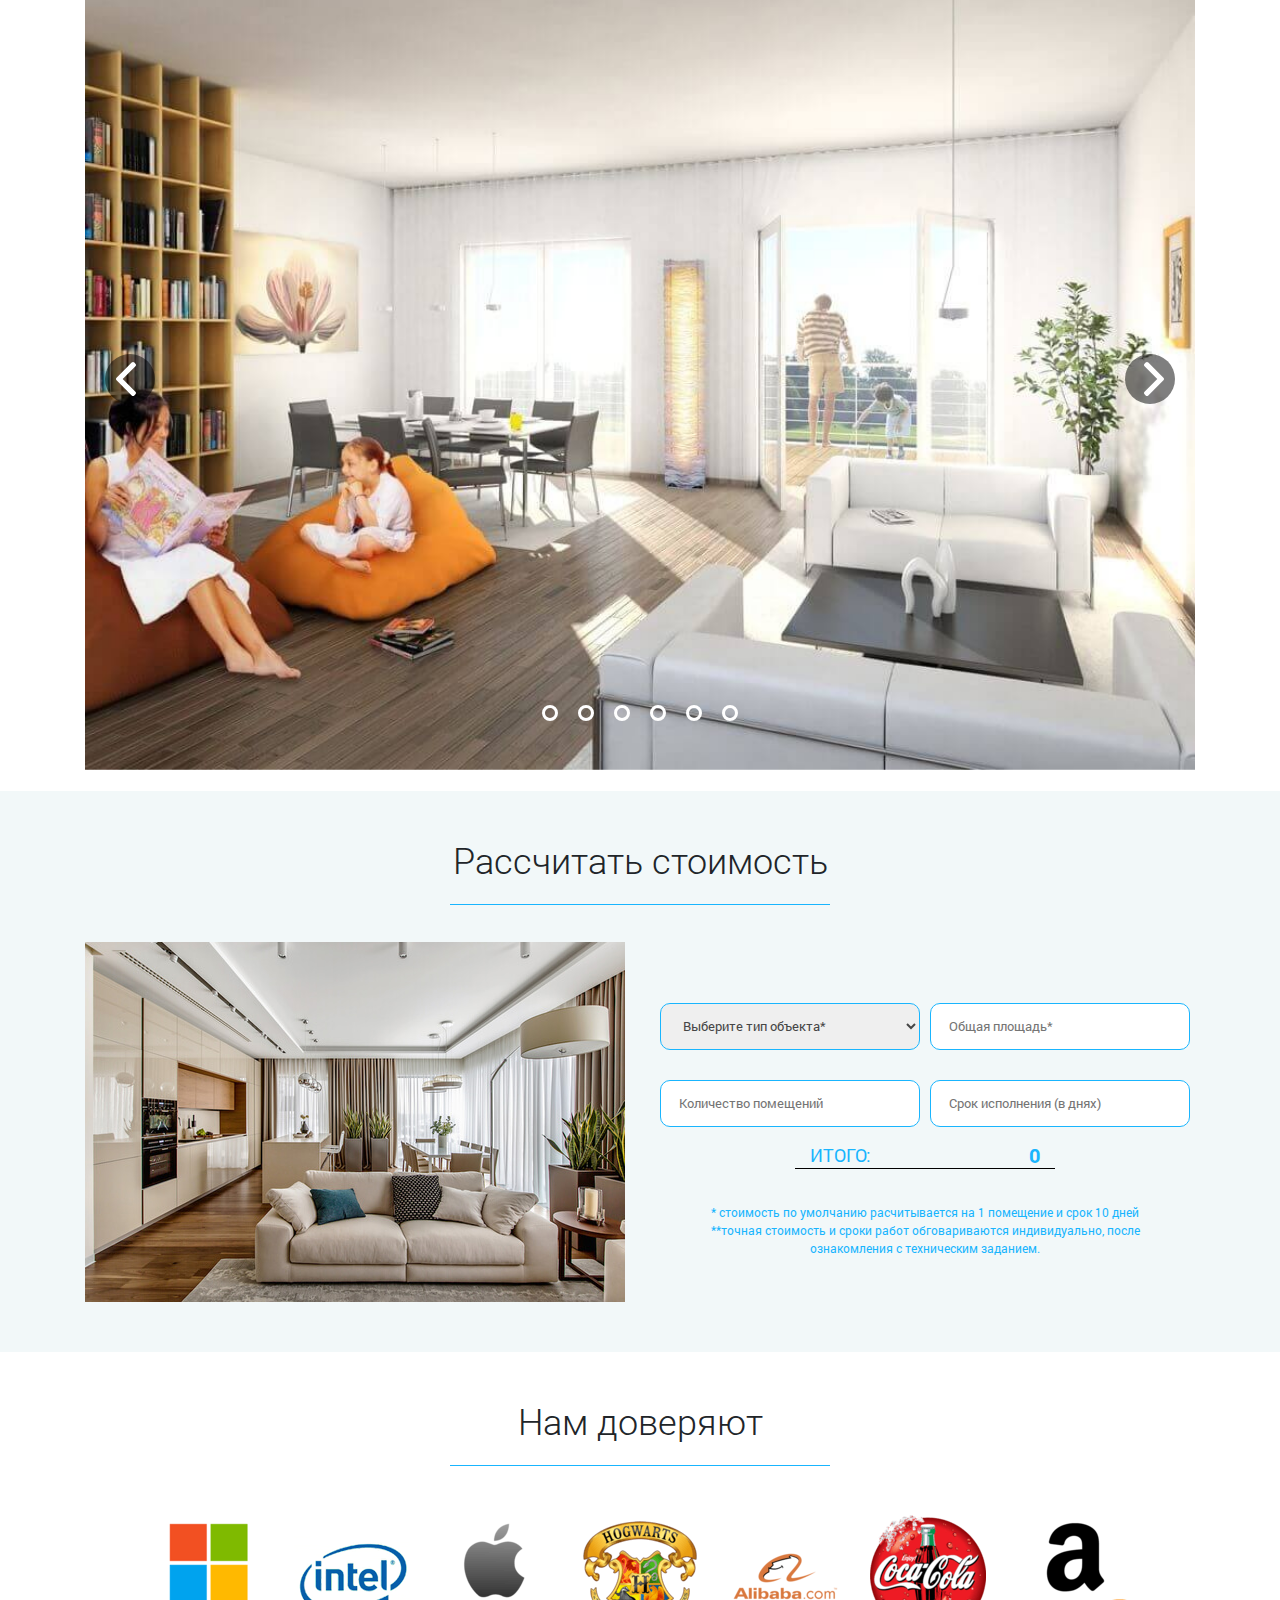
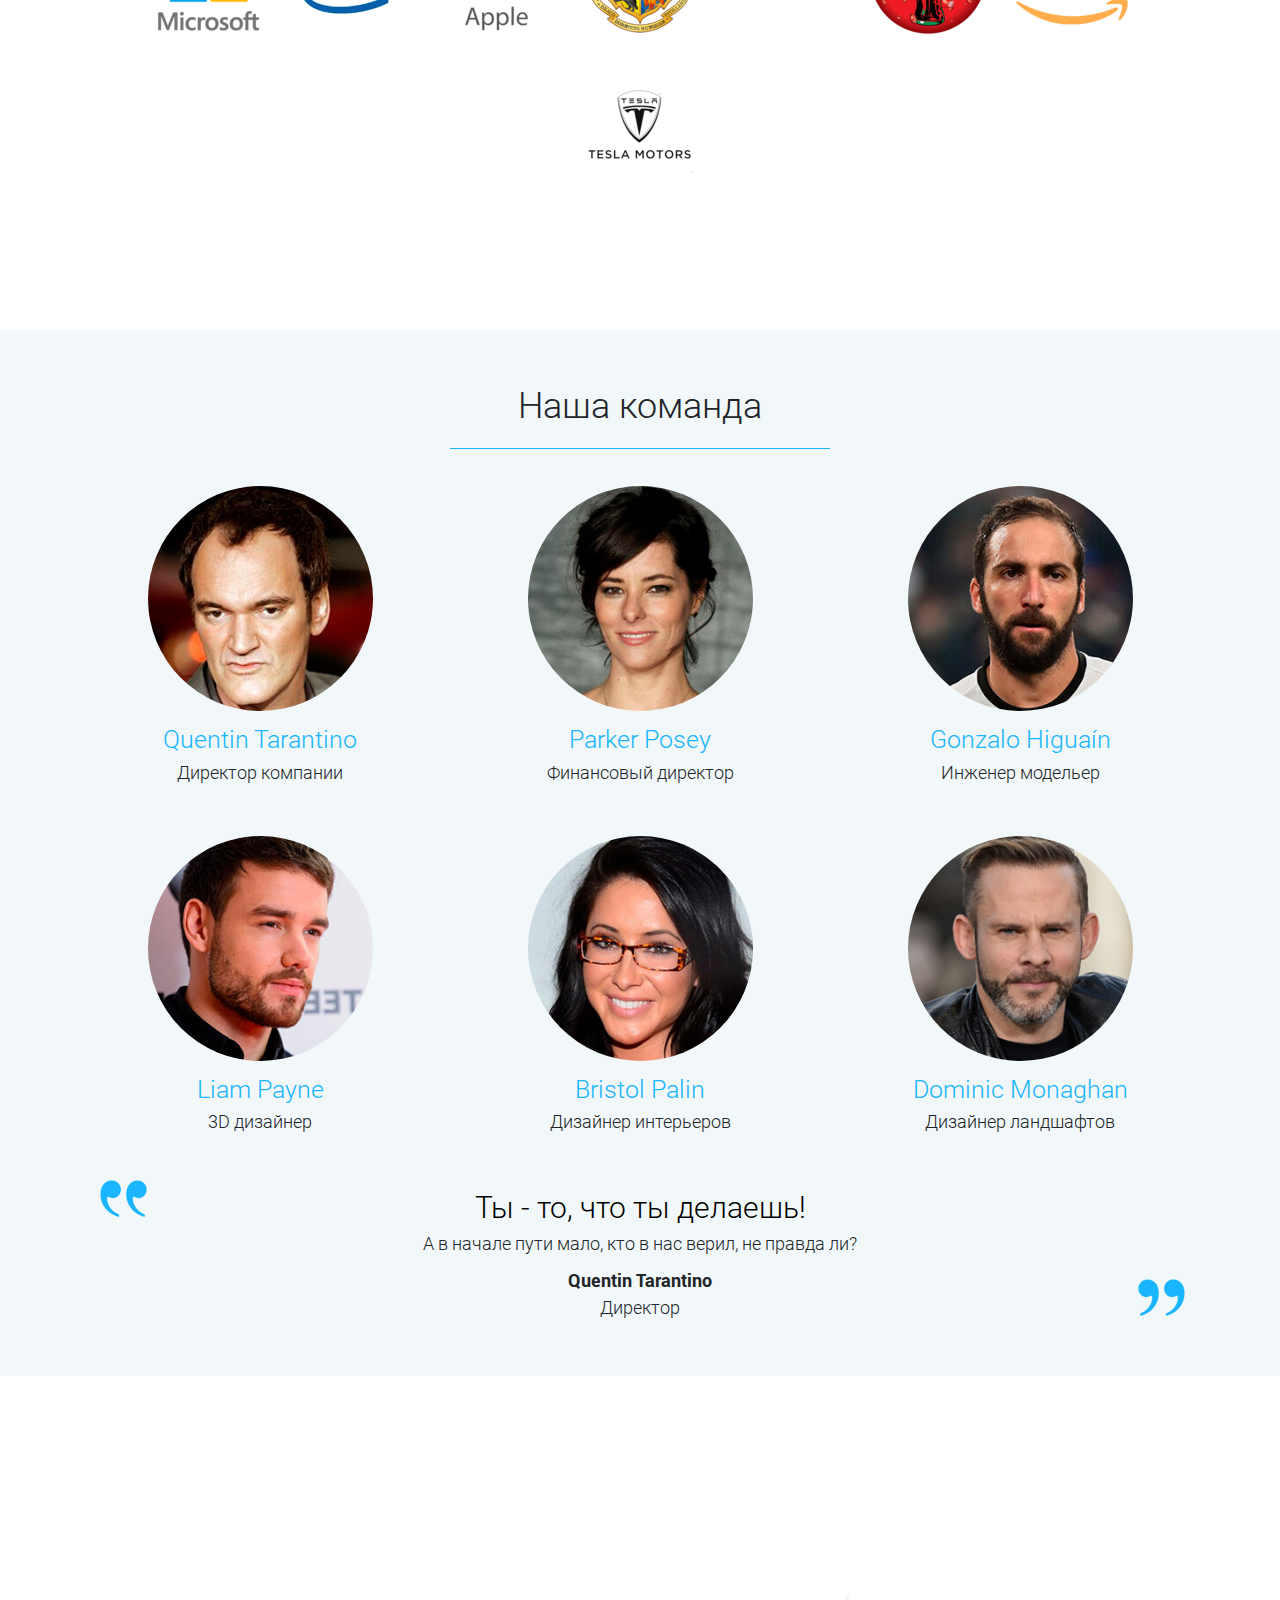
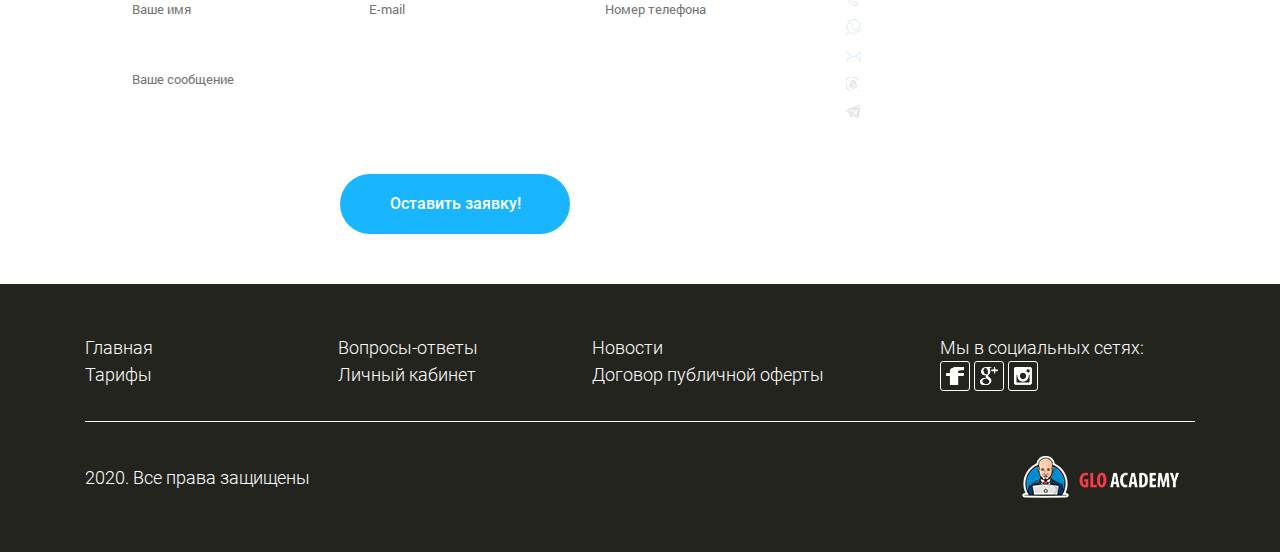
<file: lesson24/index.html>
<!DOCTYPE html>
<html lang="ru">

<head>
	<meta charset="UTF-8">
	<meta http-equiv="X-UA-Compatible" content="IE=edge">
	<meta name="viewport" content="width=device-width, initial-scale=1">
	<title>Услуги по 3D моделированию</title>
	<link rel="stylesheet" href="./css/bootstrap.min.css">
	<link rel="stylesheet" href="./css/style.min.css">
	<link rel="apple-touch-icon" sizes="180x180" href="./images/favicon/apple-touch-icon.png">
	<link rel="icon" type="image/png" sizes="32x32" href="./images/favicon/favicon-32x32.png">
	<link rel="icon" type="image/png" sizes="16x16" href="./images/favicon/favicon-16x16.png">
	<link rel="mask-icon" href="./images/favicon/safari-pinned-tab.svg" color="#5bbad5">
	<meta name="msapplication-TileColor" content="#b91d47">
	<meta name="theme-color" content="#ffffff">
</head>

<body>

<main>
	<header>
		<div class="container">
			<div class="row justify-content-between main-header">
				<div class="col-md-2 col-sm-4 col-4">
					<div class="logo">
						<img class="logo-img" src="images/3dglo.png" alt="...">

					</div>
				</div>
				<div class="col-md-4 col-md-offset-6 col-sm-4 col-sm-offset-2 col-5 col-offset-0">
					<div class="media phone-media">
						<div class="media-left media-middle">
							<img class="media-object" src="images/phone.svg" alt="...">
						</div>
						<div class="media-body">
							<small>Есть вопросы? Звоните!</small>
							<p class="phone">8 843 249-00-64</p>
						</div>
					</div>

				</div>
				<div class="col-md-1 col-sm-2 col-3">
					<div class="menu">
						<img src="images/menu.svg" alt=""><br>
						<small>Меню</small>
					</div>
				</div>
			</div>
		</div>
	</header>

	<h1>Услуги по 3D моделированию</h1>
	<h2>полный спектр услуг</h2>
	<div class="timer">
		<div class="timer-title">Оставьте заявку сейчас и получите дизайн интерьера 25кв<sup>2</sup> бесплатно!*
		</div>
		<div class="timer-action">
			До конца акции осталось
		</div>
		<div class="timer-numbers" id="timer">
			<span id="timer-hours">19</span>
			<span>:</span>
			<span id="timer-minutes">45</span>
			<span>:</span>
			<span id="timer-seconds">12</span>
		</div>
	</div>
	<form id="form1" name="user_form" class="main-form">
		<div class="main-form-input container">
			<div class="row">
				<div class="col-12 col-lg-4">
					<input type="text" class="form-name" id="form1-name" name="user_name" placeholder="Ваше имя" required>
				</div>
				<div class="col-12 col-lg-4">
					<input type="email" class="form-email" id="form1-email" name="user_email" placeholder="E-mail">
				</div>
				<div class="col-12 col-lg-4">
					<input type="tel" class="form-phone" id="form1-phone" name="user_phone" placeholder="Номер телефона" required>
				</div>
			</div>
		</div>
		<div class="container">
			<div class="row justify-content-center">
				<button class="btn form-btn" type="submit">Оставить заявку!</button>
			</div>
		</div>
	</form>
	<small>*Мы гарантируем конфидициальность передаваемых данных</small>
	<br>
	<a href="#service-block"><img src="images/scroll.svg" alt=""></a>
</main>


<menu>
	<a class="close-btn" href="#close">&times;</a>
	<ul>
		<li><a href="#service-block">Наши услуги</a></li>
		<li><a href="#portfolio">Портфолио</a></li>
		<li><a href="#calc">Калькулятор стоимости</a></li>
		<li><a href="#command">Наша команда</a></li>
		<li><a href="#connect">Остались вопросы?</a></li>
	</ul>
</menu>


<div id="service-block" class="service">
	<div class="container">
		<h2>Наши услуги</h2>
		<div class="underline"></div>
		<div class="row service-header">
			<div class="col-12 col-lg-4 service-header-tab active">Дизайн <span>интерьера</span></div>
			<div class="col-12 col-lg-4 service-header-tab">Дизайн <span>экстерьера</span></div>
			<div class="col-12 col-lg-4 service-header-tab">Визуальная <span>анимация</span></div>
		</div>

		<div class="service-tab row">
			<div class="service-outer col-md-6 col-sm-6 col-12">
				<div class="service-inner">
					<div class="service-text">
						<p>Услуга, направленная на разработку интерьеров помещений с целью обеспечить удобство и
							эстетически приятное ощущение у человека при нахождении в помещении</p>
						<button class="btn form-btn popup-btn">Оставить заявку!</button>
					</div>
				</div>
			</div>
			<div class="col-md-6 col-sm-6">
				<img src="images/service/service-1.png" alt="">
			</div>
		</div>


		<div class="service-tab row d-none">
			<div class="col-md-6 col-sm-6">
				<img src="images/service/service-2.png" alt="">
			</div>
			<div class="service-outer col-md-6 col-sm-6 col-12">
				<div class="service-inner">
					<p>Услуга, направленная на разработку дизайна прилегающих элементов зданий, а также дизайн самих
						зданий, позволяющая обеспечить удобство людей при нахождении на территории</p>
					<button class="btn form-btn popup-btn">Оставить заявку!</button>

				</div>
			</div>

		</div>


		<div class="service-tab row d-none">
			<div class="service-outer col-md-6 col-sm-6 col-12">
				<div class="service-inner">
					<p>Услуга, направленная на разработку дизайна с анимацией, дизайн интерьера и экстерьера</p>
					<button class="btn form-btn popup-btn">Оставить заявку!</button>

				</div>
			</div>
			<div class="col-md-6 col-sm-6">
				<img src="images/service/service-3.png" alt="">
			</div>
		</div>


	</div>
</div>

<div id="portfolio" class="portfolio">
	<div class="container">
		<h2>Портфолио</h2>
		<div class="underline"></div>
		<ul class="portfolio-content" id="all-progects">
			<li class="portfolio-item portfolio-item-active"><img src="images/portfilio/portfolio-01.jpg"
																														alt="portfolio"></li>
			<li class="portfolio-item"><img src="images/portfilio/portfolio-04.jpg" alt="portfolio"></li>
			<li class="portfolio-item"><img src="images/portfilio/portfolio-06.jpg" alt="portfolio"></li>
			<li class="portfolio-item"><img src="images/portfilio/portfolio-07.jpg" alt="portfolio"></li>
			<li class="portfolio-item"><img src="images/portfilio/portfolio-08.jpg" alt="portfolio"></li>
			<li class="portfolio-item"><img src="images/portfilio/portfolio-10.jpg" alt="portfolio"></li>
			<a href="#" class="portfolio-btn prev" id="arrow-left"></a>
			<a href="#" class="portfolio-btn next" id="arrow-right"></a>
		</ul>
	</div>
</div>

<div id="calc" class="calc">
	<div class="container">
		<h2>Рассчитать стоимость</h2>
		<div class="underline"></div>
		<div class="row">
			<div class="col-lg-6 d-none d-lg-block flex">
				<img src="images/calc/flat.jpg" alt="Офис">
			</div>
			<div class="col-lg-6 col-12 flex">
				<div class="calc-block">
					<select class="calc-item calc-type" required>
						<option class="calc-option-title" value="">Выберите тип объекта*</option>
						<option value="1">Интерьер Квартиры</option>
						<option value="1.4">Интерьер Частного дома</option>
						<option value="2">Интерьер Офиса</option>
					</select>
					<input type="text" min="1" step="1" class="calc-item calc-square"
								 placeholder="Общая площадь*">
					<input type="text" min="1" step="1" class="calc-item calc-count"
								 placeholder="Количество помещений">
					<input type="text" min="1" step="1" class="calc-item calc-day"
								 placeholder="Срок исполнения (в днях)">
					<div class="calc-total">ИТОГО: <span id="total">0</span></div>
					<div class="calc-mini">* стоимость по умолчанию расчитывается на 1 помещение и срок 10 дней <br>
						**точная стоимость и сроки работ обговариваются индивидуально, после
						ознакомления с техническим заданием.
					</div>
				</div>

			</div>
		</div>
	</div>
</div>

<div id="companies" class="companies">
	<div class="container">
		<h2>Нам доверяют</h2>
		<div class="underline"></div>
		<div class="companies-wrapper">
			<div class="companies-hor">
				<div class="companies-hor-item"><img src="images/companies/companies-1.png" alt=""></div>
				<div class="companies-hor-item"><img src="images/companies/companies-2.png" alt=""></div>
				<div class="companies-hor-item"><img src="images/companies/companies-3.png" alt=""></div>
				<div class="companies-hor-item"><img src="images/companies/companies-4.png" alt=""></div>
				<div class="companies-hor-item"><img src="images/companies/companies-5.png" alt=""></div>
				<div class="companies-hor-item"><img src="images/companies/companies-6.png" alt=""></div>
				<div class="companies-hor-item"><img src="images/companies/companies-7.png" alt=""></div>
				<div class="companies-hor-item"><img src="images/companies/companies-8.png" alt=""></div>
			</div>
		</div>
	</div>
</div>

<div id="command" class="command">
	<div class="container">
		<h2>Наша команда</h2>
		<div class="underline"></div>
		<div class="row">
			<div class="col-md-4 col-sm-6 col-12">
				<img class="command__photo" src="images/command/command-1.jpg"
						 data-img="images/command/command-1a.jpg" alt="">
				<div class="description">Quentin Tarantino</div>
				<p>Директор компании</p>
			</div>
			<div class="col-md-4 col-sm-6 col-12">
				<img class="command__photo" src="images/command/command-2.jpg"
						 data-img="images/command/command-2a.jpg" alt="">
				<div class="description">Parker Posey</div>
				<p>Финансовый директор</p>
			</div>
			<div class="col-md-4 col-sm-6 col-12">
				<img class="command__photo" src="images/command/command-3.jpg"
						 data-img="images/command/command-3a.jpg" alt="">
				<div class="description">Gonzalo Higuaín</div>
				<p>Инженер модельер</p>
			</div>
			<div class="col-md-4 col-sm-6 col-12">
				<img class="command__photo" src="images/command/command-4.jpg"
						 data-img="images/command/command-4a.jpg" alt="">
				<div class="description">Liam Payne</div>
				<p>3D дизайнер</p>
			</div>
			<div class="col-md-4 col-sm-6 col-12">
				<img class="command__photo" src="images/command/command-5.jpg"
						 data-img="images/command/command-5a.jpg" alt="">
				<div class="description">Bristol Palin</div>
				<p>Дизайнер интерьеров</p>
			</div>
			<div class="col-md-4 col-sm-6 col-12">
				<img class="command__photo" src="images/command/command-6.jpg"
						 data-img="images/command/command-6a.jpg" alt="">
				<div class="description">Dominic Monaghan</div>
				<p>Дизайнер ландшафтов</p>
			</div>
		</div>
		<div class="quote">
			<img class="cov-left" src="images/command/cov-1.png" alt="">
			<div class="description">Ты - то, что ты делаешь!</div>
			<p>А в начале пути мало, кто в нас верил, не правда ли?</p>
			<span>Quentin Tarantino</span>
			<p>Директор</p>
			<img class="cov-right" src="images/command/cov-2.png" alt="">
		</div>
	</div>
</div>

<div id="connect" class="connect">
	<div class="container">
		<h2>Остались вопросы?</h2>
		<div class="underline"></div>
		<div class="description">Задайте их в форме ниже и наши специалисты свяжуться с Вами!</div>
		<div class="row">
			<div class="col-md-8 col-sm-8 col-12">
				<form id="form2" name="user_form" class="footer-form">
					<div class="footer-form-input">
						<div class="row">
							<div class="col-md-4 col-md-offset-0 col-sm-12 col-sm-offset-0">
								<input class="top-form" id="form2-name" type="text" name="user_name"
											 placeholder="Ваше имя" required>
							</div>
							<div class="col-md-4 col-md-offset-0 col-sm-12 col-sm-offset-0">
								<input class="top-form form-email" id="form2-email" type="email" name="user_email"
											 placeholder="E-mail">
							</div>
							<div class="col-md-4 col-md-offset-0 col-sm-12 col-sm-offset-0">
								<input class="top-form form-phone" id="form2-phone" type="tel" name="user_phone"
											 placeholder="Номер телефона" required>
							</div>
							<div class="col-md-12 col-sm-12 col-12">
								<input class="mess" id="form2-message" name="user_message"
											 placeholder="Ваше сообщение">
							</div>
						</div>
					</div>

					<div class="justify-content-center">
						<div>
							<button class="btn form-btn" type="submit">Оставить заявку!</button>
						</div>
					</div>
				</form>
			</div>

			<div class="col-md-4 col-sm-4 col-12">
				<div class="connect-adress">
					<img src="images/connect/phone.svg" alt="">
					<p>+ 7 843 249 00 64</p>
				</div>
				<div class="connect-adress">
					<img src="images/connect/whatsapp.svg" alt="">
					<p>+ 7 843 249 00 64</p>
				</div>
				<div class="connect-adress">
					<img src="images/connect/letter.svg" alt="">
					<p>manager@glo-academy.ru</p>
				</div>
				<div class="connect-adress">
					<img src="images/connect/skype.svg" alt="">
					<p>skype: glo-academy</p>
				</div>
				<div class="connect-adress">
					<img src="images/connect/tele.svg" alt="">
					<p>telegram: glo-academy</p>
				</div>
				<p>График работы: с 9-00 до 18-00. Пн.-Пт.</p>
			</div>
		</div>
	</div>
</div>

<footer>
	<div class="container">
		<div class="row justify-content-between">
			<div class="col-md-2 col-sm-2 col-12">
				<a href="#">Главная</a><br>
				<a href="#">Тарифы</a><br>
			</div>
			<div class="col-md-2 col-sm-3 col-12">
				<a href="#">Вопросы-ответы</a><br>
				<a href="#">Личный кабинет</a><br>
			</div>
			<div class="col-md-3 col-sm-4 col-12">
				<a href="#">Новости</a><br>
				<a href="#">Договор публичной оферты</a><br>
			</div>
			<div class="col-md-3 col-md-offset-2 col-sm-3 col-sm-offset-0 col-12 col-offset-0">
				<p>Мы в социальных сетях:</p>
				<a href=""><img src="images/footer/face.svg" alt=""></a>
				<a href=""><img src="images/footer/google.svg" alt=""></a>
				<a href=""><img src="images/footer/insta.svg" alt=""></a>
			</div>
		</div>
		<div class="line"></div>
		<div class="row">
			<div class="col-md-6 col-sm-6 col-12 d-flex align-items-center">
				<p>2020. Все права защищены</p>
			</div>
			<div class="col-md-6 col-sm-6 col-12 web">
				<img src="./images/footer/academy.png" alt="">
			</div>
		</div>
	</div>
</footer>

<div class="popup">
	<div class="popup-content">
		<button class="popup-close">&times;</button>
		<div class="main-form">
			<h3>Введите свои данные для связи с нами!</h3>
			<form id="form3" name="user_form">
				<div>
					<input type="text" class="form-name" id="form3-name" name="user_name" placeholder="Ваше имя"
								 required>
				</div>
				<div>
					<input type="tel" class="form-phone" id="form3-phone" name="user_phone"
								 placeholder="Ваш номер телефона" required>
				</div>
				<div>
					<input type="email" class="form-email" id="form3-email" name="user_email"
								 placeholder="Ваш E-mail">
				</div>
				<button class="btn form-btn" type="submit">Оставить заявку!</button>
			</form>
		</div>
	</div>
</div>

<script src="scripts/script.js"></script>
</body>
</html>
</file>
<file: lesson13/style.css>
* {
    margin: 0;
    padding: 0;
}

.color-hex{
    text-align: center;
    color: aliceblue;
    font-family: sans-serif;
    margin: 10px;
    font-size: 40px;
}

.change-color{
    margin-top: 10px;
    position: relative; left: 50%; 
    transform: translate(-50%, 0);
    font-size: 16px;
    padding: 15px;
    border: none;
    text-transform: uppercase;
    font-weight: 600;
    cursor: pointer;
}
</file>
<file: lesson22/css/style.css>
@charset "UTF-8";


html {
    box-sizing: border-box;
}

*,
*::before,
*::after {
    box-sizing: inherit;
}

body {
    background-color: #f9f9f9;
    font-family: Arial, sans-serif;
    font-size: 16px;
    line-height: 1.429;
    color: black;
}


img {
    max-width: 100%;
    height: auto;
}

a {
    text-decoration: none;
    color: inherit;
}

ul {
    list-style: none;
    padding: 0;
    margin: 0;
}

h1, h2, h3, p {
    padding: 0;
    margin: 0;
}


body {
    background: #edf0f1;
    padding: 80px 0 0 0;
}

.todo-container {
    width: 100%;
    float: left;
    padding: 15px;
}

.header {
    width: 100%;
    height: 80px;

    position: fixed;
    padding: 15px;
    top: 0;
    left: 0;
    z-index: 5;

    background-color: steelblue;
    box-shadow: 0 2px 4px rgba(44, 62, 80, 0.15);
    border-bottom-right-radius: 10px;
    border-bottom-left-radius: 10px;
}

.header-input {
    width: 100%;
    height: 50px;
    float: left;
    color: #fff;
    font-size: 15px;
    font-weight: 400;
    text-indent: 18px;
    padding: 0 60px 0 0;
    background: rgba(255, 255, 255, 0.2);
    border-radius: 5px 25px 25px 5px;
    border: 0;
    box-shadow: none;
    outline: none;

    -webkit-appearance: none;
    -moz-appearance: none;
}

.header-input::-webkit-input-placeholder {
    color: rgba(255, 255, 255, 0.75);
}

.header-input:-ms-input-placeholder {
    color: rgba(255, 255, 255, 0.75);
}

.header-button {
    width: 50px;
    height: 50px;
    background: transparent url("../img/plus.png") no-repeat center/cover;
    position: absolute;
    top: 15px;
    right: 15px;
    z-index: 2;

    border-radius: 25px;
    border: 0;
    box-shadow: none;
    outline: none;
    cursor: pointer;

    -webkit-appearance: none;
    -moz-appearance: none;
}


.todo {
    width: 100%;
    float: left;
}

.todo-item {
    width: 100%;
    min-height: 50px;
    float: left;
    font-size: 14px;
    font-weight: 500;
    color: #444;
    line-height: 22px;

    background: #fff;
    border-radius: 5px;
    position: relative;
    box-shadow: 0 1px 2px rgba(44, 62, 80, 0.10);
    margin: 0 0 10px 0;
    padding: 14px 100px 14px 14px;
    word-break: break-word;
}

.todo-item:last-of-type {
    margin: 0;
}

.todo-buttons {
    display: flex;
    justify-content: flex-end;
    position: absolute;
    top: 0;
    right: 0;
}

.todo-buttons button {
    width: 50px;
    height: 50px;
    background-color: transparent;
    background-position: center;
    background-repeat: no-repeat;
    position: relative;
    border: 0;
    box-shadow: none;
    outline: none;
    cursor: pointer;

    -webkit-appearance: none;
    -moz-appearance: none;
}

.todo-buttons .buttons button:last-of-type:before {
    content: '';
    width: 1px;
    height: 30px;
    background: #edf0f1;

    position: absolute;
    top: 10px;
    left: 0;
}

.todo-remove {
     background-image: url("../img/trash.png");
 }

.todo-complete {
    background-image: url("../img/uncheck.png");
}

.todo-edit {
    background-image: url("../img/pencil.png");
}

.todo-completed .todo-complete {
    background-image: url("../img/check.png");
}

.todo-completed {
    position: relative;
    padding: 60px 0 0 0;
}

.todo-completed:before {
    content: '';
    width: 150px;
    height: 1px;
    background: #d8e5e0;

    position: absolute;
    top: 30px;
    left: 50%;

    margin: 0 0 0 -75px;
}

.todo:empty:after {
    content: 'Нет задач';
    margin: 15px 0 0 0;
}

.todo-completed:empty:after {
    content: 'Нет выполненых задач';
}

.todo:after,
.todo-completed:after {
    width: 100%;
    display: block;
    text-align: center;
    font-size: 12px;
    color: #aaa;
}
</file>
<file: lesson11/css/style.min.css>
@font-face{font-family:Roboto;src:url(../font/Roboto-Bold.woff2) format("woff2"),url(../font/Roboto-Bold.woff) format("woff")}body{font-family:Roboto,sans-serif;color:#777;padding-top:40px}*{-webkit-box-sizing:border-box;box-sizing:border-box;margin:0;padding:0;outline:0}a,a:active,a:focus,a:hover,a:visited{text-decoration:none}.calc{display:-webkit-box;display:-ms-flexbox;display:flex;-ms-flex-wrap:wrap;flex-wrap:wrap;max-width:90%;margin:auto;-webkit-box-pack:center;-ms-flex-pack:center;justify-content:center}h1{color:#353a43;font-size:24px;font-weight:700;line-height:24px;text-align:center;margin-bottom:50px}.title{color:#353a43;font-size:18px;font-weight:700;line-height:24px;margin-top:15px}.title span{font-size:14px;color:#adb1ba}.data>div{padding-right:30px}.data input[type=text]{height:20px;padding:18px 16px;border:1px solid #ff7f63;margin:9px 30px 0 0;width:263px}.data input[type=text]::-webkit-input-placeholder{color:#ff7f63;font-size:14px;font-weight:700;line-height:24px}.data input[type=text]:-moz-placeholder{color:#ff7f63;font-size:14px;font-weight:700;line-height:24px}.data input[type=text]::-moz-placeholder{color:#ff7f63;font-size:14px;font-weight:700;line-height:24px}.data input[type=text]:-ms-input-placeholder{color:#ff7f63;font-size:14px;font-weight:700;line-height:24px}.data .btn_plus{width:30px;height:30px;text-align:center;line-height:30px;background-color:#ff7f63;color:#353a43;outline:0;border:none;font-size:26px;font-weight:700;cursor:pointer;margin-top:15px}.data .btn_plus:hover{-webkit-box-shadow:inset 2px 3px 7px rgba(0,0,0,.35);box-shadow:inset 2px 3px 7px rgba(0,0,0,.35)}.data .additional_expenses-item,.data .salary-amount{width:calc(100% - 30px)!important}.data .deposit-label{display:block;position:relative;padding-left:35px;margin-bottom:12px;cursor:pointer;font-size:22px;-webkit-user-select:none;-moz-user-select:none;-ms-user-select:none;user-select:none}.data .deposit-label input{position:absolute;opacity:0;cursor:pointer;height:0;width:0}.data .deposit-label .deposit-checkmark{position:absolute;top:0;left:0;height:23px;width:23px;background-color:#ff7f63}.data .deposit-label .deposit-checkmark:after{content:"";position:absolute;display:none;left:9px;top:5px;width:5px;height:10px;border:solid #353a43;border-width:0 3px 3px 0;-webkit-transform:rotate(45deg);transform:rotate(45deg)}.data .deposit-label:hover input~.deposit-checkmark{background-color:#ff7f63;-webkit-box-shadow:inset 2px 3px 7px rgba(0,0,0,.35);box-shadow:inset 2px 3px 7px rgba(0,0,0,.35)}.data .deposit-label input:checked~.deposit-checkmark:after{display:block}.data .deposit-bank{display:none;font-family:Roboto,sans-serif;font-size:14px;font-variant:small-caps;font-weight:700;color:#444;line-height:1.3;padding:.6em 1.4em .5em .8em;width:263px;max-width:100%;-webkit-box-sizing:border-box;box-sizing:border-box;margin:0;-webkit-box-shadow:inset 2px 3px 7px rgba(0,0,0,.35);box-shadow:inset 2px 3px 7px rgba(0,0,0,.35);border:1px solid #ff7f63;background-color:#ff7f63;cursor:pointer;-moz-appearance:none;-webkit-appearance:none;appearance:none;background-image:url(../img/arrow.svg);background-repeat:no-repeat,repeat;background-position:right .7em top 50%,0 0;background-size:20px auto,100%}.data .deposit-bank::-ms-expand{display:none}.data .deposit-bank:hover{border-color:#888}.data .deposit-bank:focus{border-color:#aaa;color:#222;outline:0}.data .deposit-bank option{font-weight:400}.data .deposit-amount,.data .deposit-percent{display:none}.data .target{display:-webkit-box;display:-ms-flexbox;display:flex}.data .target-title{margin:auto 10px auto auto}.data .target-amount{-webkit-box-flex:1;-ms-flex-positive:1;flex-grow:1}.data .period{text-align:center}.data .period-title{font-size:20px;text-align:center}.data .period input[type=range].period-select{-webkit-appearance:none;width:100%;margin:9px 0}.data .period input[type=range].period-select:focus{outline:0}.data .period input[type=range].period-select::-webkit-slider-runnable-track{width:100%;height:8px;cursor:pointer;background:#ff7f63;border-radius:25px;border:0 solid #000001}.data .period input[type=range].period-select::-webkit-slider-thumb{border:4px solid #353a43;height:26px;width:26px;border-radius:50px;background:#ff7f63;cursor:pointer;-webkit-appearance:none;margin-top:-9px}.data .period input[type=range].period-select:focus::-webkit-slider-runnable-track{background:#ff7f63}.data .period input[type=range].period-select::-moz-range-track{width:100%;height:8px;cursor:pointer;background:#ff7f63;border-radius:25px;border:0 solid #000001}.data .period input[type=range].period-select::-moz-range-thumb{border:4px solid #353a43;height:26px;width:26px;border-radius:50px;background:#ff7f63;cursor:pointer}.data .period input[type=range].period-select::-ms-track{width:100%;height:8px;cursor:pointer;background:0 0;border-color:transparent;color:transparent}.data .period input[type=range].period-select::-ms-fill-lower,.data .period input[type=range].period-select::-ms-fill-upper{background:#ff7f63;border:0 solid #000001;border-radius:50px}.data .period input[type=range].period-select::-ms-thumb{border:4px solid #353a43;width:26px;border-radius:50px;background:#ff7f63;cursor:pointer;height:8px}.data .period input[type=range].period-select:focus::-ms-fill-lower,.data .period input[type=range].period-select:focus::-ms-fill-upper{background:#ff7f63}.result{display:-webkit-box;display:-ms-flexbox;display:flex;-webkit-box-orient:vertical;-webkit-box-direction:normal;-ms-flex-direction:column;flex-direction:column;-ms-flex-pack:distribute;justify-content:space-around}.result div{width:100%;-webkit-box-shadow:inset 2px 3px 7px rgba(0,0,0,.35);box-shadow:inset 2px 3px 7px rgba(0,0,0,.35);background-color:rgba(255,127,99,.26);color:#353a43;padding:15px 0 1px 20px;margin-bottom:15px}.result div span{display:block}.result div input{min-width:390px;margin-left:65px;padding-left:13px;border:none;outline:0;border-bottom:1px solid #ff7f63;color:#ff7f63;font-family:Roboto;font-size:14px;font-weight:700;background-color:transparent}.result div input::-webkit-input-placeholder{color:#ff7f63;font-size:14px;font-weight:700;line-height:24px}.result div input:-moz-placeholder{color:#ff7f63;font-size:14px;font-weight:700;line-height:24px}.result div input::-moz-placeholder{color:#ff7f63;font-size:14px;font-weight:700;line-height:24px}.result div input:-ms-input-placeholder{color:#ff7f63;font-size:14px;font-weight:700;line-height:24px}.result .title{margin-top:0}.result .control{background-color:transparent;-webkit-box-shadow:none;box-shadow:none;display:-webkit-box;display:-ms-flexbox;display:flex;-webkit-box-pack:justify;-ms-flex-pack:justify;justify-content:space-between;padding:0}.result #cancel{display:none}.result #cancel,.result #start{width:262px;height:67px;-webkit-box-shadow:inset 2px 3px 7px rgba(0,0,0,.35);box-shadow:inset 2px 3px 7px rgba(0,0,0,.35);background-color:#353a43;color:#fff;font-size:20px;font-family:Roboto;font-weight:700;line-height:24px;cursor:pointer;border:none;outline:transparent}.result #cancel:hover,.result #start:hover{opacity:.7}.result #cancel:active,.result #start:active{background-color:#ff7f63;color:#fff;opacity:1}
</file>
<file: lesson19/css/style.min.css>
@font-face{font-family:Roboto;src:url(../fonts/Roboto-Light.eot);src:url(../fonts/Roboto-Light.eot?#iefix) format("embedded-opentype"),url(../fonts/Roboto-Light.woff2) format("woff2"),url(../fonts/Roboto-Light.woff) format("woff"),url(../fonts/Roboto-Light.ttf) format("truetype"),url(../fonts/Roboto-Light.svg#Roboto-Light) format("svg");font-weight:300;font-style:normal;font-display:swap}@font-face{font-family:Roboto;src:url(../fonts/Roboto-Regular.eot);src:url(../fonts/Roboto-Regular.eot?#iefix) format("embedded-opentype"),url(../fonts/Roboto-Regular.woff2) format("woff2"),url(../fonts/Roboto-Regular.woff) format("woff"),url(../fonts/Roboto-Regular.ttf) format("truetype"),url(../fonts/Roboto-Regular.svg#Roboto-Regular) format("svg");font-weight:400;font-style:normal;font-display:swap}@font-face{font-family:Roboto;src:url(../fonts/Roboto-Medium.eot);src:url(../fonts/Roboto-Medium.eot?#iefix) format("embedded-opentype"),url(../fonts/Roboto-Medium.woff2) format("woff2"),url(../fonts/Roboto-Medium.woff) format("woff"),url(../fonts/Roboto-Medium.ttf) format("truetype"),url(../fonts/Roboto-Medium.svg#Roboto-Medium) format("svg");font-weight:500;font-style:normal;font-display:swap}@font-face{font-family:Roboto;src:url(../fonts/Roboto-Bold.eot);src:url(../fonts/Roboto-Bold.eot?#iefix) format("embedded-opentype"),url(../fonts/Roboto-Bold.woff2) format("woff2"),url(../fonts/Roboto-Bold.woff) format("woff"),url(../fonts/Roboto-Bold.ttf) format("truetype"),url(../fonts/Roboto-Bold.svg#Roboto-Bold) format("svg");font-weight:700;font-style:normal;font-display:swap}html{font-size:10px}.flex{display:-webkit-box;display:-ms-flexbox;display:flex;-ms-flex-wrap:wrap;flex-wrap:wrap}img{max-width:100%}body{font-family:Roboto,sans-serif;font-weight:400;text-align:center;font-size:1.8rem}body .container{max-width:1140px}body .btn.active.focus,body .btn.active:focus,body .btn.focus,body .btn:active.focus,body .btn:active:focus,body .btn:focus{outline:0}body a:focus,body button:active,body button:focus,body input:focus,body textarea:focus{outline:0}body .menu:hover{cursor:pointer}body menu{position:fixed;width:50%;height:100vh;background-color:#000;opacity:.9;left:0;margin:0;top:0;z-index:99;display:-webkit-box;display:-ms-flexbox;display:flex;-webkit-box-align:center;-ms-flex-align:center;align-items:center;-webkit-box-pack:center;-ms-flex-pack:center;justify-content:center;-webkit-transform:translateX(-100%);transform:translateX(-100%)}body .active-menu{-webkit-transition:1s;transition:1s;-webkit-transform:translateX(100%);transform:translateX(100%)}body ul{list-style:none;padding:0;margin:0;line-height:3}body li a{font-size:2rem;color:#fff}body a:hover{text-decoration:none;color:#19b5fe}body p{font-weight:300;margin:0}body .close-btn{position:fixed;top:30px;left:30px;font-size:3rem;-webkit-transition:.2s;transition:.2s;-webkit-transform-origin:50% 53%;transform-origin:50% 53%;display:block;line-height:3rem;text-align:center;width:3rem;height:3rem;color:#19b5fe}body .close-btn:hover{-webkit-transform:rotate(180deg);transform:rotate(180deg)}body .underline{display:inline-block;border-bottom:1px solid #19b5fe;width:38rem;margin-bottom:3rem}body h1{font-size:4.8rem;font-family:Roboto,sans-serif;font-weight:700;letter-spacing:.1px;line-height:.9}body h2{font-size:3.6rem;font-weight:300;margin-bottom:2rem}body .description{font-size:2.5rem}body small{font-size:1.2rem}body .main-form input{width:29rem;height:5rem;border-radius:5rem;font-size:1.3rem;border:none;padding-left:2.7rem;color:#000}body .form-btn{display:block;font-size:1.6rem;color:#fff;font-family:Roboto,sans-serif;font-weight:500;background-color:#19b5fe;border-radius:5rem;width:23rem;height:6rem;margin-top:20px}body .btn.focus,body .btn:focus,body .btn:hover{color:#fff}body button:hover{background-color:#ade4f4}main{padding-top:1rem;padding-bottom:2.6rem;background:url(../images/main-bg.jpg) center/cover no-repeat fixed;color:#fff}main h2{font-family:Roboto,sans-serif;font-weight:700}main header{text-align:left;padding-top:3rem;padding-bottom:3rem}main header .menu{text-align:center}main header .menu small{text-transform:uppercase}main header .logo-img{max-width:100%}main header .phone-media{text-align:left;display:-webkit-box;display:-ms-flexbox;display:flex;-webkit-box-align:center;-ms-flex-align:center;align-items:center}main header .phone-media .media-object{margin-top:8px;margin-right:10px}main header .phone-media .media-body small{font-size:1.15rem}main header .phone-media .phone{font-family:Roboto,sans-serif;font-weight:400;font-size:2rem}main header .main-header{margin-bottom:2rem}main .timer{margin-top:3rem;margin-bottom:6rem}main .timer-action,main .timer-title{font-weight:300}main .timer-title{font-size:2.2rem}main .timer-action{margin-top:3rem}main .timer-numbers{font-size:6rem}main .main-form-input{display:inline-block;width:96rem;height:8rem;border:1px solid #fefefe}main .main-form-input input{-webkit-transform:translateY(-3rem);transform:translateY(-3rem)}main .main-form .form-btn{display:inline-block;text-align:center;-webkit-transform:translateY(-4rem);transform:translateY(-4rem)}main a{display:inline-block;margin:3rem auto;-webkit-transition:1s;transition:1s}.service{background-color:#f2f8f9;padding:5rem}.service-header{border:1px solid #19b5fe;border-radius:3rem;margin-bottom:3rem;display:-webkit-box;display:-ms-flexbox;display:flex;-ms-flex-wrap:wrap;flex-wrap:wrap;-webkit-box-pack:justify;-ms-flex-pack:justify;justify-content:space-between}.service-header-tab{-webkit-box-flex:1;-ms-flex-positive:1;flex-grow:1;height:auto;text-transform:uppercase;vertical-align:middle;padding:.5rem 1rem;cursor:pointer;margin:0;font-weight:400;color:#19b5fe;font-size:2rem}.service-header-tab.active{background-color:#19b5fe;border-radius:3rem;color:#fff!important}.service-header-tab span{font-weight:700}.service .description{font-weight:300;color:#19b5fe}.service .service-outer{text-align:left}.service .service-inner{padding:14% 0 0}.service img{width:100%}.portfolio{padding:5rem 0}.portfolio-content{position:relative;height:775px;margin:0 auto;display:block}@media (max-width:1024px){.portfolio-content{height:650px}}.portfolio-item{position:absolute;top:50%;left:50%;-webkit-transform:translate(-50%,-50%);transform:translate(-50%,-50%);width:100%;opacity:0;-webkit-transition:opacity .5s;transition:opacity .5s}.portfolio-item img{height:auto;width:100%;position:absolute;top:50%;left:50%;-webkit-transform:translate(-50%,-50%);transform:translate(-50%,-50%)}.portfolio-item-active{opacity:1;-webkit-transition:opacity .5s;transition:opacity .5s}.portfolio-btn{position:absolute;cursor:pointer;top:50%;z-index:5;width:50px;height:50px;background-color:rgba(0,0,0,.5);background-repeat:no-repeat;background-size:34px;border-radius:50%;-webkit-transition:background-color .2s;transition:background-color .2s}.portfolio-btn.prev{left:20px;background-image:url(../images/icons/left-arrow.svg);background-position:25% 50%}.portfolio-btn.next{right:20px;background-image:url(../images/icons/right-arrow.svg);background-position:75% 50%}.portfolio-btn:hover{background-color:rgba(0,0,0,.8);-webkit-transition:background-color .2s;transition:background-color .2s}.portfolio-dots{position:absolute;bottom:20px;width:100%;margin:20px auto 0;display:-webkit-box;display:-ms-flexbox;display:flex;-webkit-box-pack:center;-ms-flex-pack:center;justify-content:center;z-index:5}.portfolio-dots .dot{cursor:pointer;height:16px;width:16px;margin:0 10px;border-radius:50%;border:solid #fff;display:inline-block;-webkit-transition:background-color,-webkit-transform .4s;transition:background-color,transform .4s,-webkit-transform .4s}.portfolio-dots .dot-active{background-color:#19b5fe;-webkit-transform:scale(1.2);transform:scale(1.2)}.portfolio-dots .dot:hover{background-color:#53c6fe;-webkit-transform:scale(1.2);transform:scale(1.2)}.prove{padding:5rem;background-color:#f2f8f9}.prove img{border-bottom:1px solid #19b5fe;padding-bottom:1rem}.companies{padding:5rem}.companies .companies-hor{width:100%;margin-bottom:6.4rem}.companies .companies-hor-item{margin:0 1.2rem;display:inline-block;height:140px}.companies img{vertical-align:middle}.command{background-color:#f2f8f9;padding:5.5rem}.command p{margin-bottom:5rem}.command .description{font-weight:300;color:#19b5fe}.command .quote{position:relative}.command .quote .description{font-size:3rem;color:#000}.command .quote p{margin-bottom:0}.command .quote span{display:inline-block;margin-top:1rem;font-family:Roboto,sans-serif;font-weight:700}.command .quote .cov-left{position:absolute;top:-.5rem;left:1.5rem}.command .quote .cov-right{position:absolute;bottom:-.5rem;right:1rem}.command img{margin-bottom:1rem}.command__photo{width:225px;border-radius:50%}.calc{padding:5rem;background-color:#f2f8f9}.calc img{margin:auto;width:100%}.calc-block{display:-webkit-box;display:-ms-flexbox;display:flex;-ms-flex-wrap:wrap;flex-wrap:wrap;-ms-flex-pack:distribute;justify-content:space-around;margin:auto}.calc-item{-ms-flex-preferred-size:48%;flex-basis:48%;min-width:200px;height:47px;border-radius:1rem;border:1px solid #19b5fe;margin:15px 0;color:#464646;font-size:13px;font-weight:400;padding-left:18px;outline:transparent}.calc-total{border-bottom:1px solid #000;-ms-flex-preferred-size:48%;flex-basis:48%;color:#19b5fe;font-size:18px;text-align:left;padding:0 15px;line-height:26px;min-width:200px}.calc-total span{float:right;font-size:20px;font-weight:700}.calc-mini{margin:34px auto 0;color:#19b5fe;font-size:12px;font-weight:400;max-width:435px}.calc input[type=number]{-moz-appearance:textfield}.calc input[type=number]:focus,.calc input[type=number]:hover{-moz-appearance:number-input}.calc input[type=number]::-webkit-inner-spin-button,.calc input[type=number]::-webkit-outer-spin-button{-webkit-appearance:none;margin:0}.connect{padding-top:5rem;padding-bottom:5rem;background-image:url(../images/connect/connect-bg.jpg);background-attachment:fixed;background-position:center;color:#fff}.connect .row{margin-left:0;margin-right:0}.connect .form-btn{margin:auto}.connect .description{font-weight:300;margin-top:-2rem;margin-bottom:4rem}.connect .underline{border-bottom:1px solid #fff}.connect .footer-form .top-form{width:100%;height:4.9rem;border-radius:.7rem;font-size:1.3rem;border:none;padding-left:1.7rem;color:#000}.connect .footer-form .mess{width:100%;border-radius:1rem;font-size:1.3rem;border:none;padding-top:1rem;padding-left:1.7rem;padding-bottom:6rem;color:#000;margin-top:2rem;margin-bottom:2rem;height:10rem}.connect-adress{text-align:left}.connect-adress img,.connect-adress p{display:inline-block}.connect-adress img{border:1px solid #fff;border-radius:3px;padding:5px;margin-right:1rem}.connect p{text-align:left}footer{background-color:#24241f;padding:5rem;text-align:left;color:#fff}footer a{font-weight:300;color:#fff}footer a img{text-align:center;border:1px solid #fff;border-radius:3px;padding:.5rem;height:3rem;width:3rem}footer .line{margin:3rem auto;border-bottom:1px solid #fff}footer .web{text-align:right}.popup{display:none;position:fixed;left:0;top:0;bottom:0;width:100%;height:100%;z-index:9;background-color:rgba(0,0,0,.5)}.popup .main-form input{display:block;left:0;width:100%;margin-right:0;margin-top:1.5rem}.popup h3{color:#fff}.popup .popup-content{position:fixed;text-align:center;width:40rem;left:38%;top:10%;-webkit-transform:translateX(-50px);transform:translateX(-50px);padding:2rem 6rem;background-color:#24241f}.popup .form-btn{width:100%;margin-bottom:3rem;margin-top:1.5rem}.popup .popup-close{position:absolute;z-index:999999;top:0;right:1rem;width:2rem;text-align:center;border:none;background:#24241f;font-size:3rem;color:#19b5fe}.thanks-block{padding-top:10rem;background-image:url(../images/main-bg.jpg);background-position:center;text-align:center;height:50rem}.thanks-block h2{color:#19b5fe;margin-bottom:2rem}.thanks-block h3{font-size:2rem;color:#19b5fe;margin-bottom:2rem}.thanks-block h4{font-size:2rem;text-transform:uppercase}.thanks-block a{color:#fff}@media (max-width:991px){body{font-size:1.5rem}body h1{font-size:4rem}body h2{font-size:3rem}body .main-form input{display:block}body .connect .col-sm-12{padding-left:0}body .connect .footer-form input{display:block;margin-bottom:1rem}body .form-btn{margin-left:0}main header .phone-media .phone{font-size:1.8rem}main .description{margin-bottom:2rem}main .main-form-input{width:100%;border:none;height:auto}main .main-form-input input{-webkit-transform:translateY(0);transform:translateY(0);display:inline-block;text-align:center;margin-bottom:1rem;padding-left:0}main .main-form .form-btn{margin:auto;-webkit-transform:translateY(0);transform:translateY(0)}.service-inner{padding:0}.service img{margin-bottom:5rem}.portfolio-content{height:565px;width:100%}.portfolio a{font-size:1.2rem}.portfolio .row{display:none}.portfolio .slider{display:inline-block;width:360px}.process p{font-size:2.3rem}.calc-mini{max-width:100%}}@media (max-width:767px){body{font-size:1.3rem}body ul{line-height:3}body li a{font-size:1.5rem}body .underline{width:30rem}body h1{font-size:3.3rem}body h2{font-size:2.5rem}body .description{font-size:2rem}main a{margin:1rem auto}main header{padding-top:1rem;padding-bottom:1rem}main header .phone-media{text-align:left;line-height:1.5rem}main header .phone-media .phone{font-family:Roboto,sans-serif;font-size:1.3rem;font-weight:700}.service .description,main .main-form .form-btn{margin-top:3rem}.service-inner{padding:0}.portfolio{height:100%}.portfolio-content{height:400px}.portfolio-dots{display:none}.portfolio a{font-size:1rem}.portfolio .tabs ul{border:none}.portfolio .tabs ul li{margin-bottom:1rem;border:1px solid #19b5fe;border-radius:3rem}.process .circle{display:block;margin:0 auto}.process p{padding:0;margin-top:0;margin-bottom:3rem}.command .quote img,.process img{display:none}.connect .col-sm-12{padding-right:0}.connect .form-btn{width:100%;height:5rem;font-size:1.3rem;margin-bottom:1rem}footer .web{text-align:left}.popup .popup-content{left:30%}}@media (max-width:690px){body .form-btn{height:4rem}.popup-content{left:25%}.portfolio-btn{width:40px;height:40px}.portfolio-btn.next{right:10px}.portfolio-btn.prev{left:10px}}@media (max-width:575px){.service img{display:none}.calc-mini{max-width:330px}}@media (max-width:500px){.popup .popup-content{left:18%}.portfolio-content{height:240px}}@media (max-width:448px){body nav{width:100%}body .active-menu{-webkit-transform:translateX(0);transform:translateX(0)}body .underline{width:100%}body h1{font-size:2.2rem}body h2{font-size:2rem}body .description{font-size:1.5rem}main header{padding-bottom:0}main header .phone-media img,main header .phone-media small{display:none}main header .menu,main header .phone-media .phone{margin-top:1rem}main header .menu small{display:none}.service .form-btn{width:16rem;height:5rem}.process p{font-size:1.8rem}.command img{width:100%}.popup .popup-content{left:15%;width:100%}.portfolio-btn{width:35px;height:35px}.portfolio-btn.next{right:5px}.portfolio-btn.prev{left:5px}}
</file>
<file: lesson24/css/style.min.css>
@font-face{font-family:Roboto;src:url(../fonts/Roboto-Light.eot);src:url(../fonts/Roboto-Light.eot?#iefix) format("embedded-opentype"),url(../fonts/Roboto-Light.woff2) format("woff2"),url(../fonts/Roboto-Light.woff) format("woff"),url(../fonts/Roboto-Light.ttf) format("truetype"),url(../fonts/Roboto-Light.svg#Roboto-Light) format("svg");font-weight:300;font-style:normal;font-display:swap}@font-face{font-family:Roboto;src:url(../fonts/Roboto-Regular.eot);src:url(../fonts/Roboto-Regular.eot?#iefix) format("embedded-opentype"),url(../fonts/Roboto-Regular.woff2) format("woff2"),url(../fonts/Roboto-Regular.woff) format("woff"),url(../fonts/Roboto-Regular.ttf) format("truetype"),url(../fonts/Roboto-Regular.svg#Roboto-Regular) format("svg");font-weight:400;font-style:normal;font-display:swap}@font-face{font-family:Roboto;src:url(../fonts/Roboto-Medium.eot);src:url(../fonts/Roboto-Medium.eot?#iefix) format("embedded-opentype"),url(../fonts/Roboto-Medium.woff2) format("woff2"),url(../fonts/Roboto-Medium.woff) format("woff"),url(../fonts/Roboto-Medium.ttf) format("truetype"),url(../fonts/Roboto-Medium.svg#Roboto-Medium) format("svg");font-weight:500;font-style:normal;font-display:swap}@font-face{font-family:Roboto;src:url(../fonts/Roboto-Bold.eot);src:url(../fonts/Roboto-Bold.eot?#iefix) format("embedded-opentype"),url(../fonts/Roboto-Bold.woff2) format("woff2"),url(../fonts/Roboto-Bold.woff) format("woff"),url(../fonts/Roboto-Bold.ttf) format("truetype"),url(../fonts/Roboto-Bold.svg#Roboto-Bold) format("svg");font-weight:700;font-style:normal;font-display:swap}html{font-size:10px}.flex{display:-webkit-box;display:-ms-flexbox;display:flex;-ms-flex-wrap:wrap;flex-wrap:wrap}img{max-width:100%}body{font-family:Roboto,sans-serif;font-weight:400;text-align:center;font-size:1.8rem}body .container{max-width:1140px}body .btn.active.focus,body .btn.active:focus,body .btn.focus,body .btn:active.focus,body .btn:active:focus,body .btn:focus{outline:0}body a:focus,body button:active,body button:focus,body input:focus,body textarea:focus{outline:0}body .menu:hover{cursor:pointer}body menu{position:fixed;width:50%;height:100vh;background-color:#000;opacity:.9;left:0;margin:0;top:0;z-index:99;display:-webkit-box;display:-ms-flexbox;display:flex;-webkit-box-align:center;-ms-flex-align:center;align-items:center;-webkit-box-pack:center;-ms-flex-pack:center;justify-content:center;-webkit-transform:translateX(-100%);transform:translateX(-100%)}body .active-menu{-webkit-transition:1s;transition:1s;-webkit-transform:translateX(100%);transform:translateX(100%)}body ul{list-style:none;padding:0;margin:0;line-height:3}body li a{font-size:2rem;color:#fff}body a:hover{text-decoration:none;color:#19b5fe}body p{font-weight:300;margin:0}body .close-btn{position:fixed;top:30px;left:30px;font-size:3rem;-webkit-transition:.2s;transition:.2s;-webkit-transform-origin:50% 53%;transform-origin:50% 53%;display:block;line-height:3rem;text-align:center;width:3rem;height:3rem;color:#19b5fe}body .close-btn:hover{-webkit-transform:rotate(180deg);transform:rotate(180deg)}body .underline{display:inline-block;border-bottom:1px solid #19b5fe;width:38rem;margin-bottom:3rem}body h1{font-size:4.8rem;font-family:Roboto,sans-serif;font-weight:700;letter-spacing:.1px;line-height:.9}body h2{font-size:3.6rem;font-weight:300;margin-bottom:2rem}body .description{font-size:2.5rem}body small{font-size:1.2rem}body .main-form input{width:29rem;height:5rem;border-radius:5rem;font-size:1.3rem;border:none;padding-left:2.7rem;color:#000}body .form-btn{display:block;font-size:1.6rem;color:#fff;font-family:Roboto,sans-serif;font-weight:500;background-color:#19b5fe;border-radius:5rem;width:23rem;height:6rem;margin-top:20px}body .btn.focus,body .btn:focus,body .btn:hover{color:#fff}body button:hover{background-color:#ade4f4}main{padding-top:1rem;padding-bottom:2.6rem;background:url(../images/main-bg.jpg) center/cover no-repeat fixed;color:#fff}main h2{font-family:Roboto,sans-serif;font-weight:700}main header{text-align:left;padding-top:3rem;padding-bottom:3rem}main header .menu{text-align:center}main header .menu small{text-transform:uppercase}main header .logo-img{max-width:100%}main header .phone-media{text-align:left;display:-webkit-box;display:-ms-flexbox;display:flex;-webkit-box-align:center;-ms-flex-align:center;align-items:center}main header .phone-media .media-object{margin-top:8px;margin-right:10px}main header .phone-media .media-body small{font-size:1.15rem}main header .phone-media .phone{font-family:Roboto,sans-serif;font-weight:400;font-size:2rem}main header .main-header{margin-bottom:2rem}main .timer{margin-top:3rem;margin-bottom:6rem}main .timer-action,main .timer-title{font-weight:300}main .timer-title{font-size:2.2rem}main .timer-action{margin-top:3rem}main .timer-numbers{font-size:6rem}main .main-form-input{display:inline-block;width:96rem;height:8rem;border:1px solid #fefefe}main .main-form-input input{-webkit-transform:translateY(-3rem);transform:translateY(-3rem)}main .main-form .form-btn{display:inline-block;text-align:center;-webkit-transform:translateY(-4rem);transform:translateY(-4rem)}main a{display:inline-block;margin:3rem auto;-webkit-transition:1s;transition:1s}.service{background-color:#f2f8f9;padding:5rem}.service-header{border:1px solid #19b5fe;border-radius:3rem;margin-bottom:3rem;display:-webkit-box;display:-ms-flexbox;display:flex;-ms-flex-wrap:wrap;flex-wrap:wrap;-webkit-box-pack:justify;-ms-flex-pack:justify;justify-content:space-between}.service-header-tab{-webkit-box-flex:1;-ms-flex-positive:1;flex-grow:1;height:auto;text-transform:uppercase;vertical-align:middle;padding:.5rem 1rem;cursor:pointer;margin:0;font-weight:400;color:#19b5fe;font-size:2rem}.service-header-tab.active{background-color:#19b5fe;border-radius:3rem;color:#fff!important}.service-header-tab span{font-weight:700}.service .description{font-weight:300;color:#19b5fe}.service .service-outer{text-align:left}.service .service-inner{padding:14% 0 0}.service img{width:100%}.portfolio{padding:5rem 0}.portfolio-content{position:relative;height:775px;margin:0 auto;display:block}@media (max-width:1024px){.portfolio-content{height:650px}}.portfolio-item{position:absolute;top:50%;left:50%;-webkit-transform:translate(-50%,-50%);transform:translate(-50%,-50%);width:100%;opacity:0;-webkit-transition:opacity .5s;transition:opacity .5s}.portfolio-item img{height:auto;width:100%;position:absolute;top:50%;left:50%;-webkit-transform:translate(-50%,-50%);transform:translate(-50%,-50%)}.portfolio-item-active{opacity:1;-webkit-transition:opacity .5s;transition:opacity .5s}.portfolio-btn{position:absolute;cursor:pointer;top:50%;z-index:5;width:50px;height:50px;background-color:rgba(0,0,0,.5);background-repeat:no-repeat;background-size:34px;border-radius:50%;-webkit-transition:background-color .2s;transition:background-color .2s}.portfolio-btn.prev{left:20px;background-image:url(../images/icons/left-arrow.svg);background-position:25% 50%}.portfolio-btn.next{right:20px;background-image:url(../images/icons/right-arrow.svg);background-position:75% 50%}.portfolio-btn:hover{background-color:rgba(0,0,0,.8);-webkit-transition:background-color .2s;transition:background-color .2s}.portfolio-dots{position:absolute;bottom:20px;width:100%;margin:20px auto 0;display:-webkit-box;display:-ms-flexbox;display:flex;-webkit-box-pack:center;-ms-flex-pack:center;justify-content:center;z-index:5}.portfolio-dots .dot{cursor:pointer;height:16px;width:16px;margin:0 10px;border-radius:50%;border:solid #fff;display:inline-block;-webkit-transition:background-color,-webkit-transform .4s;transition:background-color,transform .4s,-webkit-transform .4s}.portfolio-dots .dot-active{background-color:#19b5fe;-webkit-transform:scale(1.2);transform:scale(1.2)}.portfolio-dots .dot:hover{background-color:#53c6fe;-webkit-transform:scale(1.2);transform:scale(1.2)}.prove{padding:5rem;background-color:#f2f8f9}.prove img{border-bottom:1px solid #19b5fe;padding-bottom:1rem}.companies{padding:5rem}.companies .companies-hor{width:100%;margin-bottom:6.4rem}.companies .companies-hor-item{margin:0 1.2rem;display:inline-block;height:140px}.companies img{vertical-align:middle}.command{background-color:#f2f8f9;padding:5.5rem}.command p{margin-bottom:5rem}.command .description{font-weight:300;color:#19b5fe}.command .quote{position:relative}.command .quote .description{font-size:3rem;color:#000}.command .quote p{margin-bottom:0}.command .quote span{display:inline-block;margin-top:1rem;font-family:Roboto,sans-serif;font-weight:700}.command .quote .cov-left{position:absolute;top:-.5rem;left:1.5rem}.command .quote .cov-right{position:absolute;bottom:-.5rem;right:1rem}.command img{margin-bottom:1rem}.command__photo{width:225px;border-radius:50%}.calc{padding:5rem;background-color:#f2f8f9}.calc img{margin:auto;width:100%}.calc-block{display:-webkit-box;display:-ms-flexbox;display:flex;-ms-flex-wrap:wrap;flex-wrap:wrap;-ms-flex-pack:distribute;justify-content:space-around;margin:auto}.calc-item{-ms-flex-preferred-size:48%;flex-basis:48%;min-width:200px;height:47px;border-radius:1rem;border:1px solid #19b5fe;margin:15px 0;color:#464646;font-size:13px;font-weight:400;padding-left:18px;outline:transparent}.calc-total{border-bottom:1px solid #000;-ms-flex-preferred-size:48%;flex-basis:48%;color:#19b5fe;font-size:18px;text-align:left;padding:0 15px;line-height:26px;min-width:200px}.calc-total span{float:right;font-size:20px;font-weight:700}.calc-mini{margin:34px auto 0;color:#19b5fe;font-size:12px;font-weight:400;max-width:435px}.calc input[type=number]{-moz-appearance:textfield}.calc input[type=number]:focus,.calc input[type=number]:hover{-moz-appearance:number-input}.calc input[type=number]::-webkit-inner-spin-button,.calc input[type=number]::-webkit-outer-spin-button{-webkit-appearance:none;margin:0}.connect{padding-top:5rem;padding-bottom:5rem;background-image:url(../images/connect/connect-bg.jpg);background-attachment:fixed;background-position:center;color:#fff}.connect .row{margin-left:0;margin-right:0}.connect .form-btn{margin:auto}.connect .description{font-weight:300;margin-top:-2rem;margin-bottom:4rem}.connect .underline{border-bottom:1px solid #fff}.connect .footer-form .top-form{width:100%;height:4.9rem;border-radius:.7rem;font-size:1.3rem;border:none;padding-left:1.7rem;color:#000}.connect .footer-form .mess{width:100%;border-radius:1rem;font-size:1.3rem;border:none;padding-top:1rem;padding-left:1.7rem;padding-bottom:6rem;color:#000;margin-top:2rem;margin-bottom:2rem;height:10rem}.connect-adress{text-align:left}.connect-adress img,.connect-adress p{display:inline-block}.connect-adress img{border:1px solid #fff;border-radius:3px;padding:5px;margin-right:1rem}.connect p{text-align:left}footer{background-color:#24241f;padding:5rem;text-align:left;color:#fff}footer a{font-weight:300;color:#fff}footer a img{text-align:center;border:1px solid #fff;border-radius:3px;padding:.5rem;height:3rem;width:3rem}footer .line{margin:3rem auto;border-bottom:1px solid #fff}footer .web{text-align:right}.popup{display:none;position:fixed;left:0;top:0;bottom:0;width:100%;height:100%;z-index:9;background-color:rgba(0,0,0,.5)}.popup .main-form input{display:block;left:0;width:100%;margin-right:0;margin-top:1.5rem}.popup h3{color:#fff}.popup .popup-content{position:fixed;text-align:center;width:40rem;left:38%;top:10%;-webkit-transform:translateX(-50px);transform:translateX(-50px);padding:2rem 6rem;background-color:#24241f}.popup .form-btn{width:100%;margin-bottom:3rem;margin-top:1.5rem}.popup .popup-close{position:absolute;z-index:999999;top:0;right:1rem;width:2rem;text-align:center;border:none;background:#24241f;font-size:3rem;color:#19b5fe}.thanks-block{padding-top:10rem;background-image:url(../images/main-bg.jpg);background-position:center;text-align:center;height:50rem}.thanks-block h2{color:#19b5fe;margin-bottom:2rem}.thanks-block h3{font-size:2rem;color:#19b5fe;margin-bottom:2rem}.thanks-block h4{font-size:2rem;text-transform:uppercase}.thanks-block a{color:#fff}@media (max-width:991px){body{font-size:1.5rem}body h1{font-size:4rem}body h2{font-size:3rem}body .main-form input{display:block}body .connect .col-sm-12{padding-left:0}body .connect .footer-form input{display:block;margin-bottom:1rem}body .form-btn{margin-left:0}main header .phone-media .phone{font-size:1.8rem}main .description{margin-bottom:2rem}main .main-form-input{width:100%;border:none;height:auto}main .main-form-input input{-webkit-transform:translateY(0);transform:translateY(0);display:inline-block;text-align:center;margin-bottom:1rem;padding-left:0}main .main-form .form-btn{margin:auto;-webkit-transform:translateY(0);transform:translateY(0)}.service-inner{padding:0}.service img{margin-bottom:5rem}.portfolio-content{height:565px;width:100%}.portfolio a{font-size:1.2rem}.portfolio .row{display:none}.portfolio .slider{display:inline-block;width:360px}.process p{font-size:2.3rem}.calc-mini{max-width:100%}}@media (max-width:767px){body{font-size:1.3rem}body ul{line-height:3}body li a{font-size:1.5rem}body .underline{width:30rem}body h1{font-size:3.3rem}body h2{font-size:2.5rem}body .description{font-size:2rem}main a{margin:1rem auto}main header{padding-top:1rem;padding-bottom:1rem}main header .phone-media{text-align:left;line-height:1.5rem}main header .phone-media .phone{font-family:Roboto,sans-serif;font-size:1.3rem;font-weight:700}.service .description,main .main-form .form-btn{margin-top:3rem}.service-inner{padding:0}.portfolio{height:100%}.portfolio-content{height:400px}.portfolio-dots{display:none}.portfolio a{font-size:1rem}.portfolio .tabs ul{border:none}.portfolio .tabs ul li{margin-bottom:1rem;border:1px solid #19b5fe;border-radius:3rem}.process .circle{display:block;margin:0 auto}.process p{padding:0;margin-top:0;margin-bottom:3rem}.command .quote img,.process img{display:none}.connect .col-sm-12{padding-right:0}.connect .form-btn{width:100%;height:5rem;font-size:1.3rem;margin-bottom:1rem}footer .web{text-align:left}.popup .popup-content{left:30%}}@media (max-width:690px){body .form-btn{height:4rem}.popup-content{left:25%}.portfolio-btn{width:40px;height:40px}.portfolio-btn.next{right:10px}.portfolio-btn.prev{left:10px}}@media (max-width:575px){.service img{display:none}.calc-mini{max-width:330px}}@media (max-width:500px){.popup .popup-content{left:18%}.portfolio-content{height:240px}}@media (max-width:448px){body nav{width:100%}body .active-menu{-webkit-transform:translateX(0);transform:translateX(0)}body .underline{width:100%}body h1{font-size:2.2rem}body h2{font-size:2rem}body .description{font-size:1.5rem}main header{padding-bottom:0}main header .phone-media img,main header .phone-media small{display:none}main header .menu,main header .phone-media .phone{margin-top:1rem}main header .menu small{display:none}.service .form-btn{width:16rem;height:5rem}.process p{font-size:1.8rem}.command img{width:100%}.popup .popup-content{left:15%;width:100%}.portfolio-btn{width:35px;height:35px}.portfolio-btn.next{right:5px}.portfolio-btn.prev{left:5px}}
</file>
